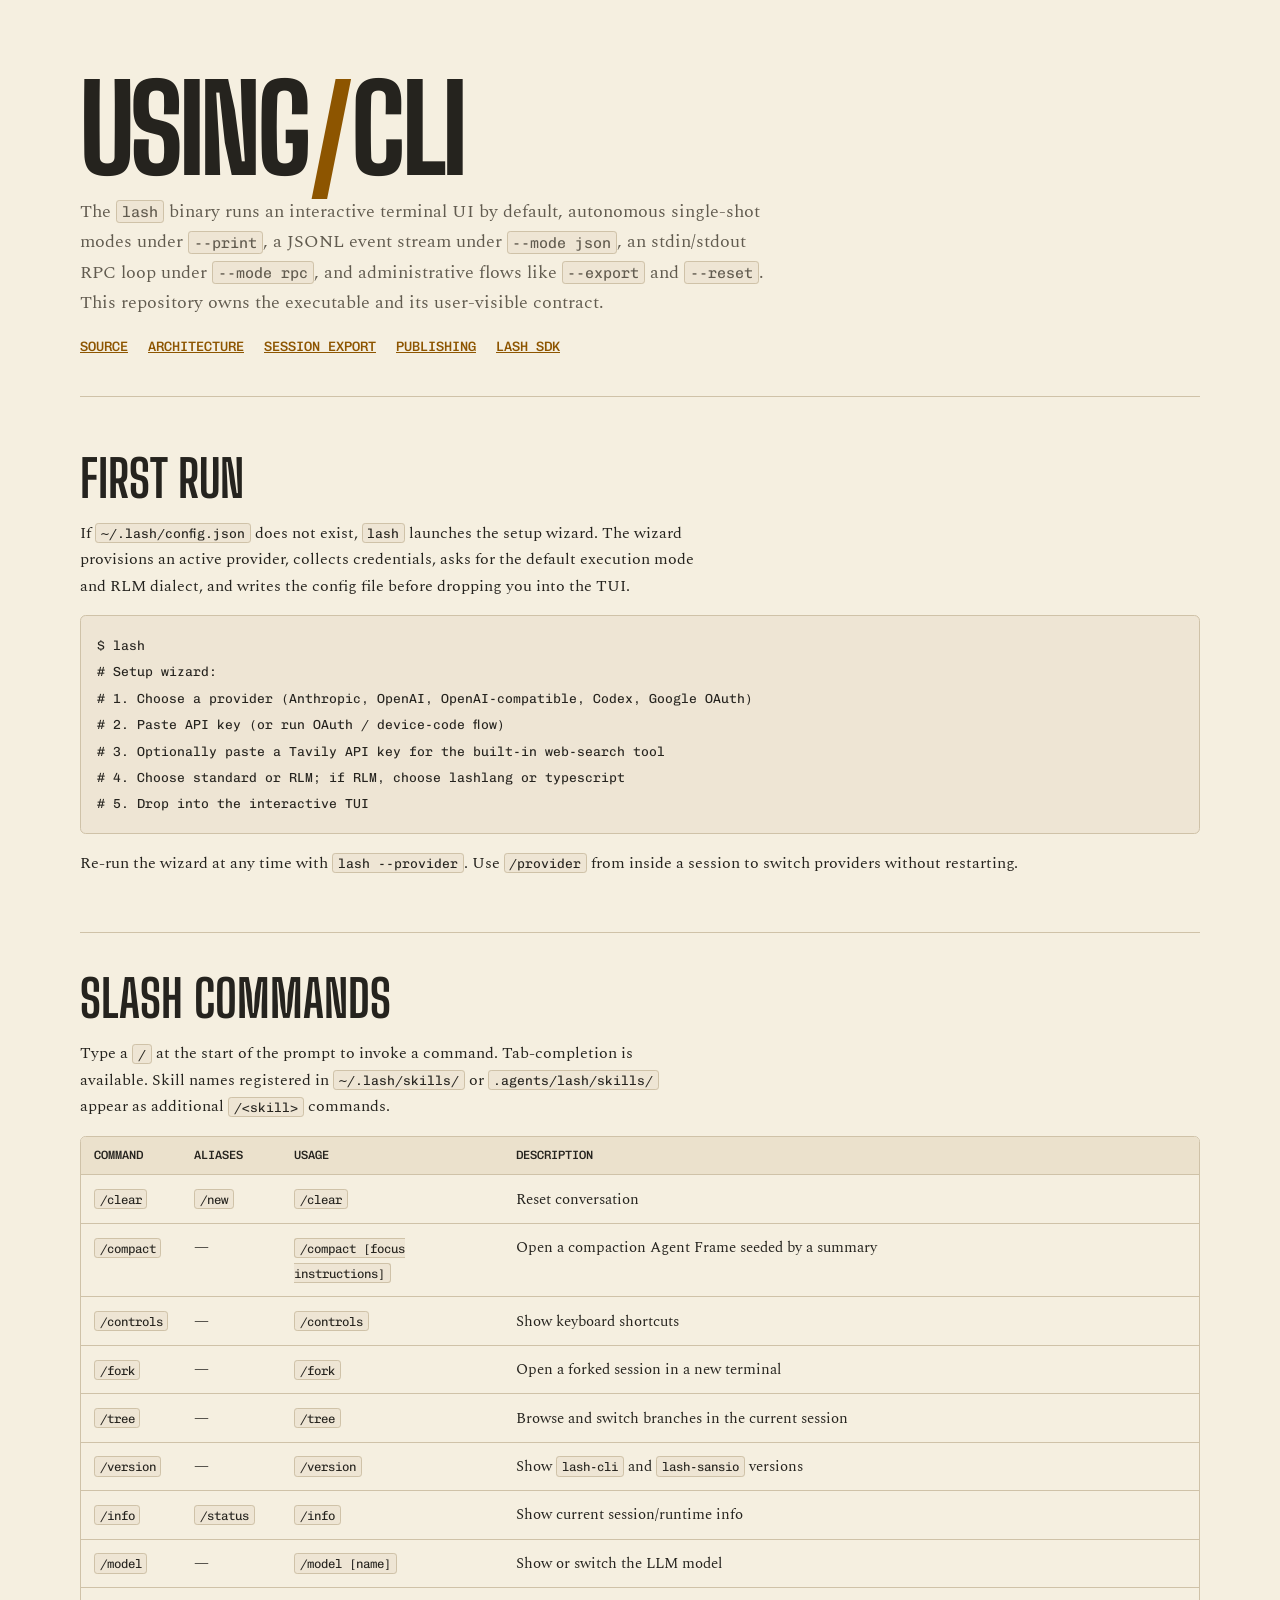
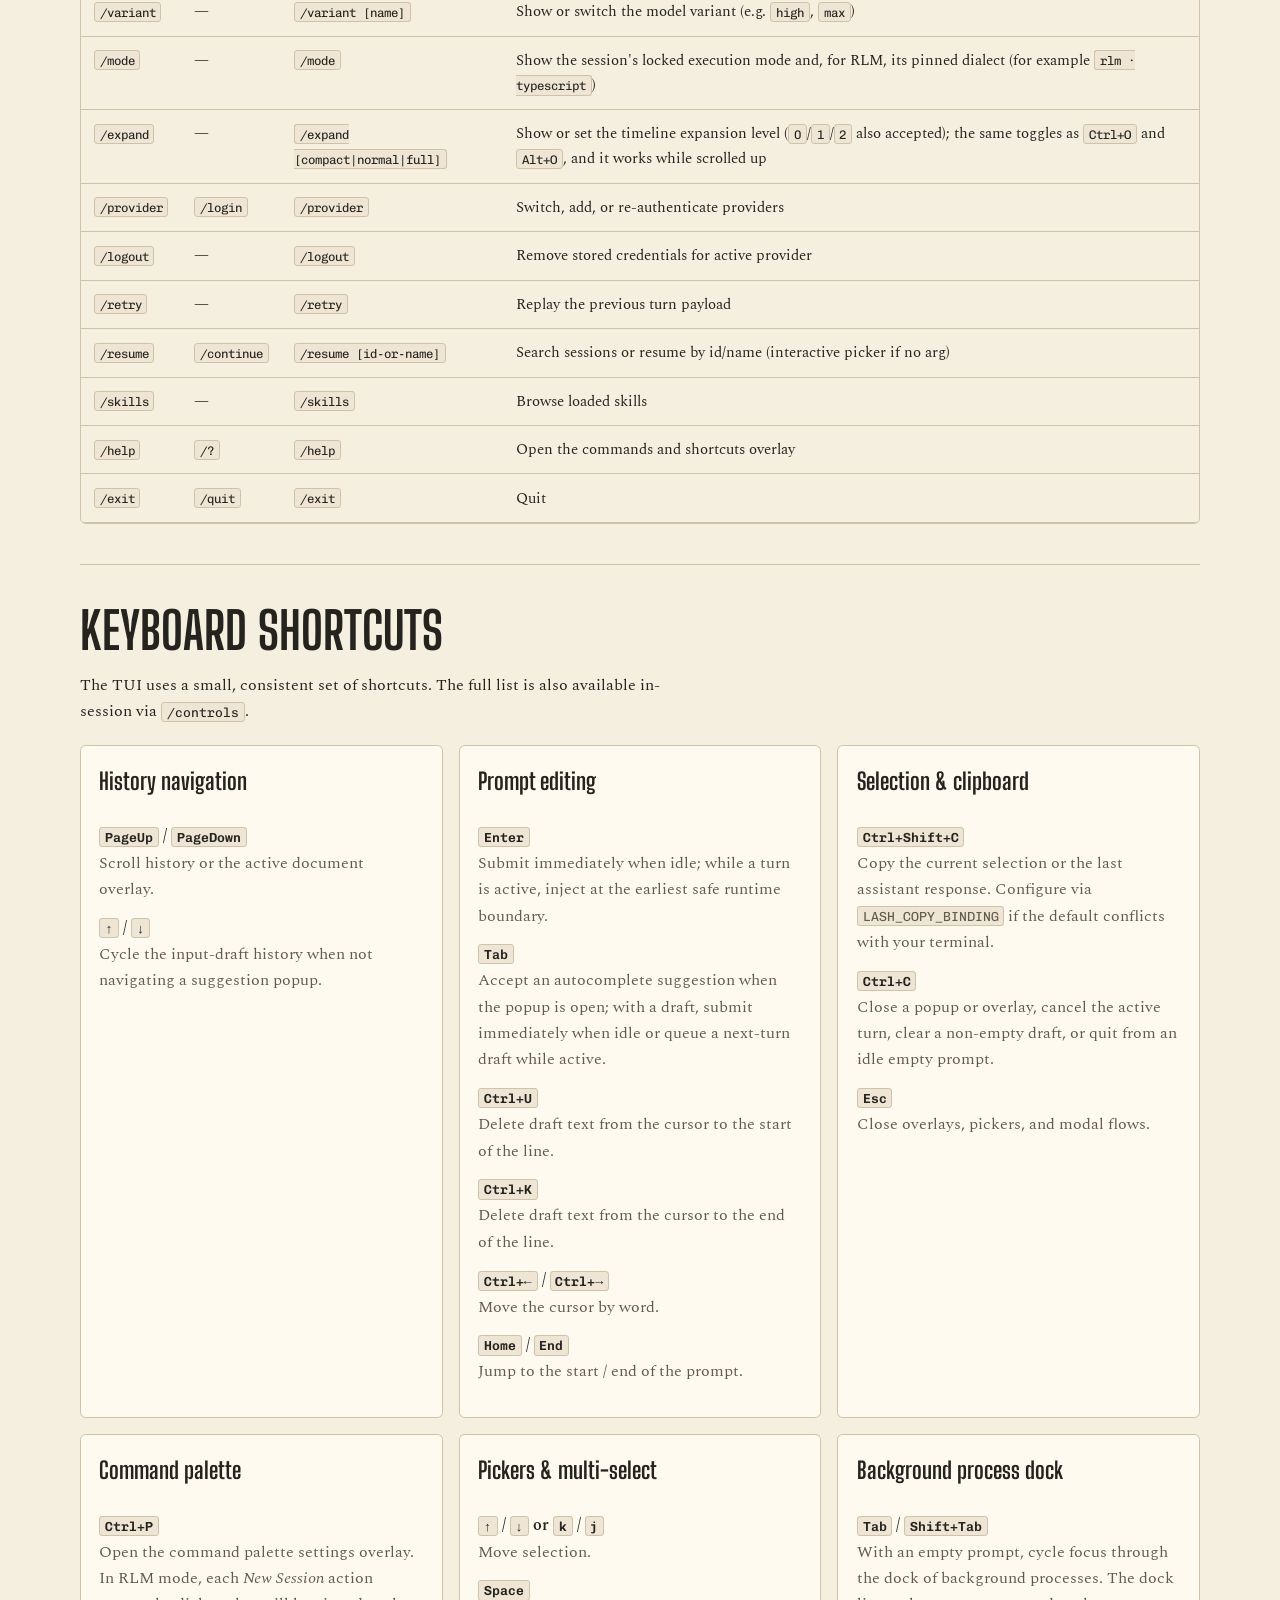
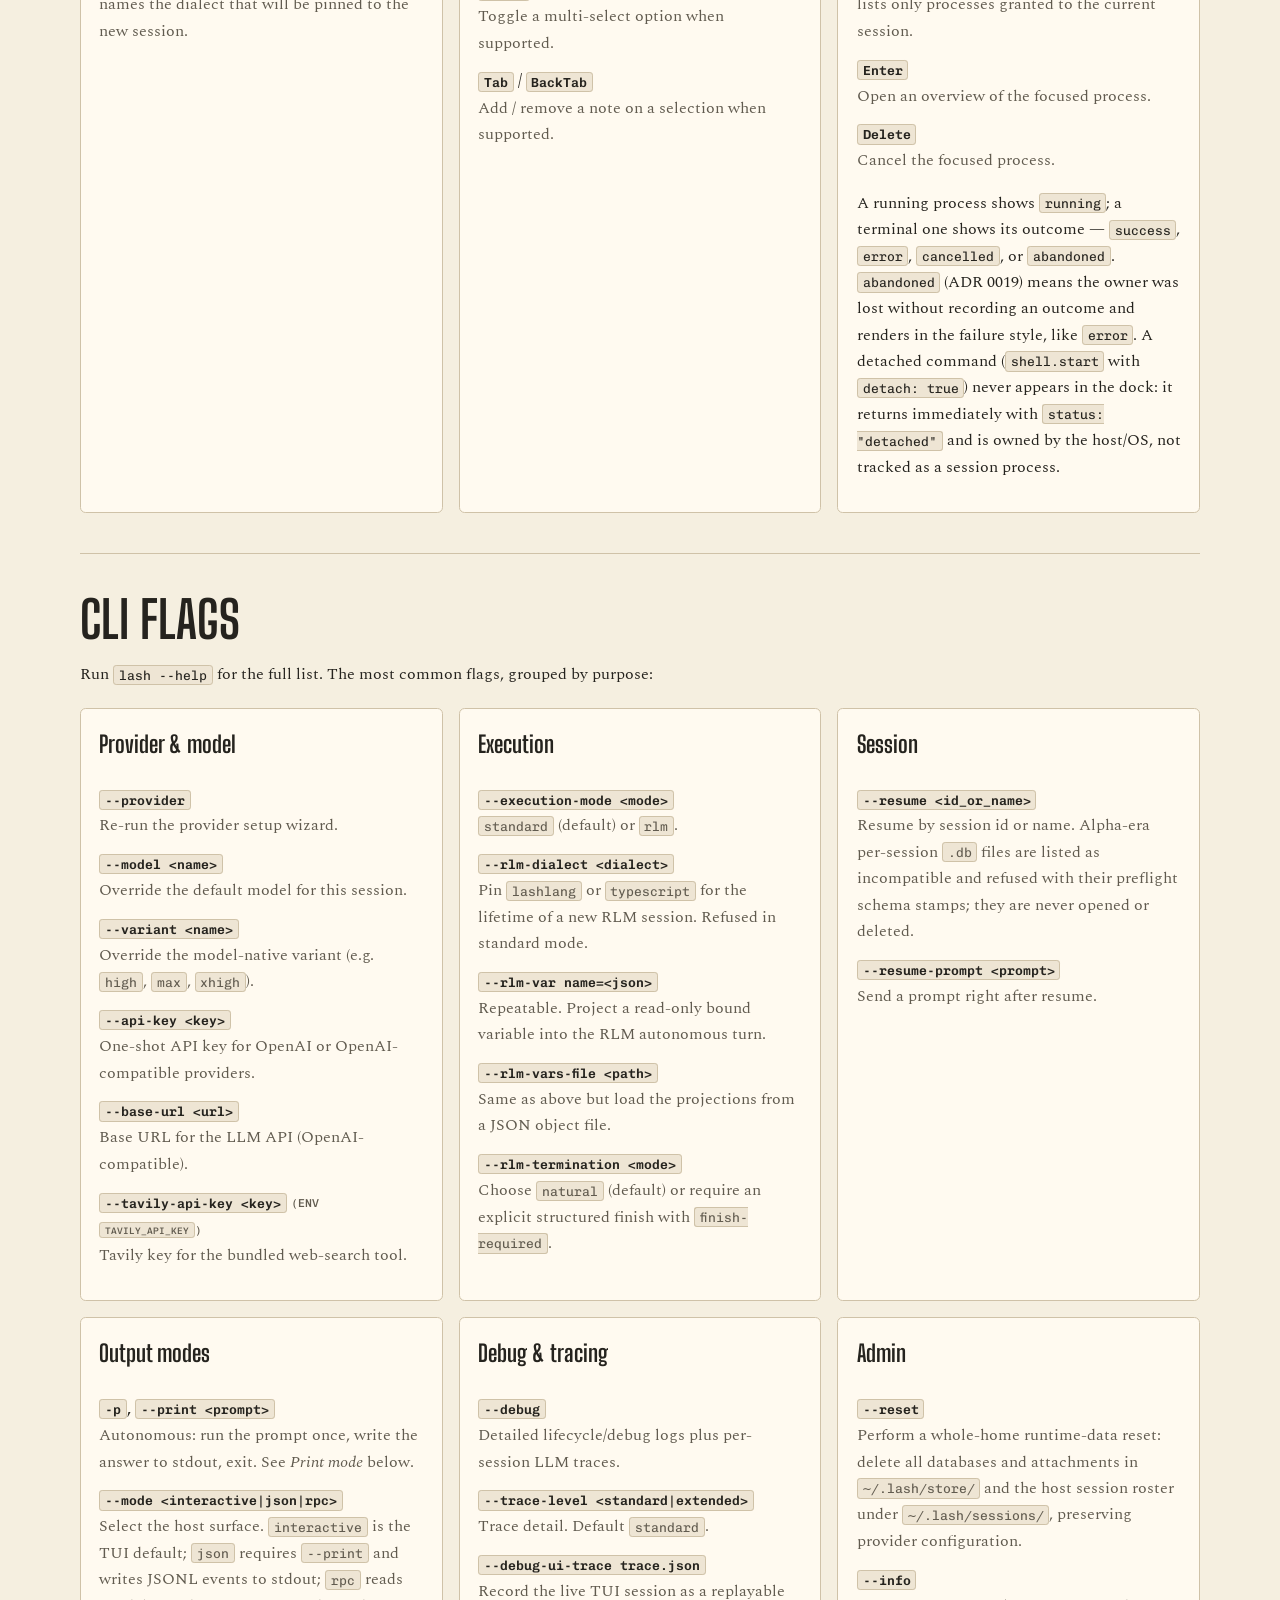
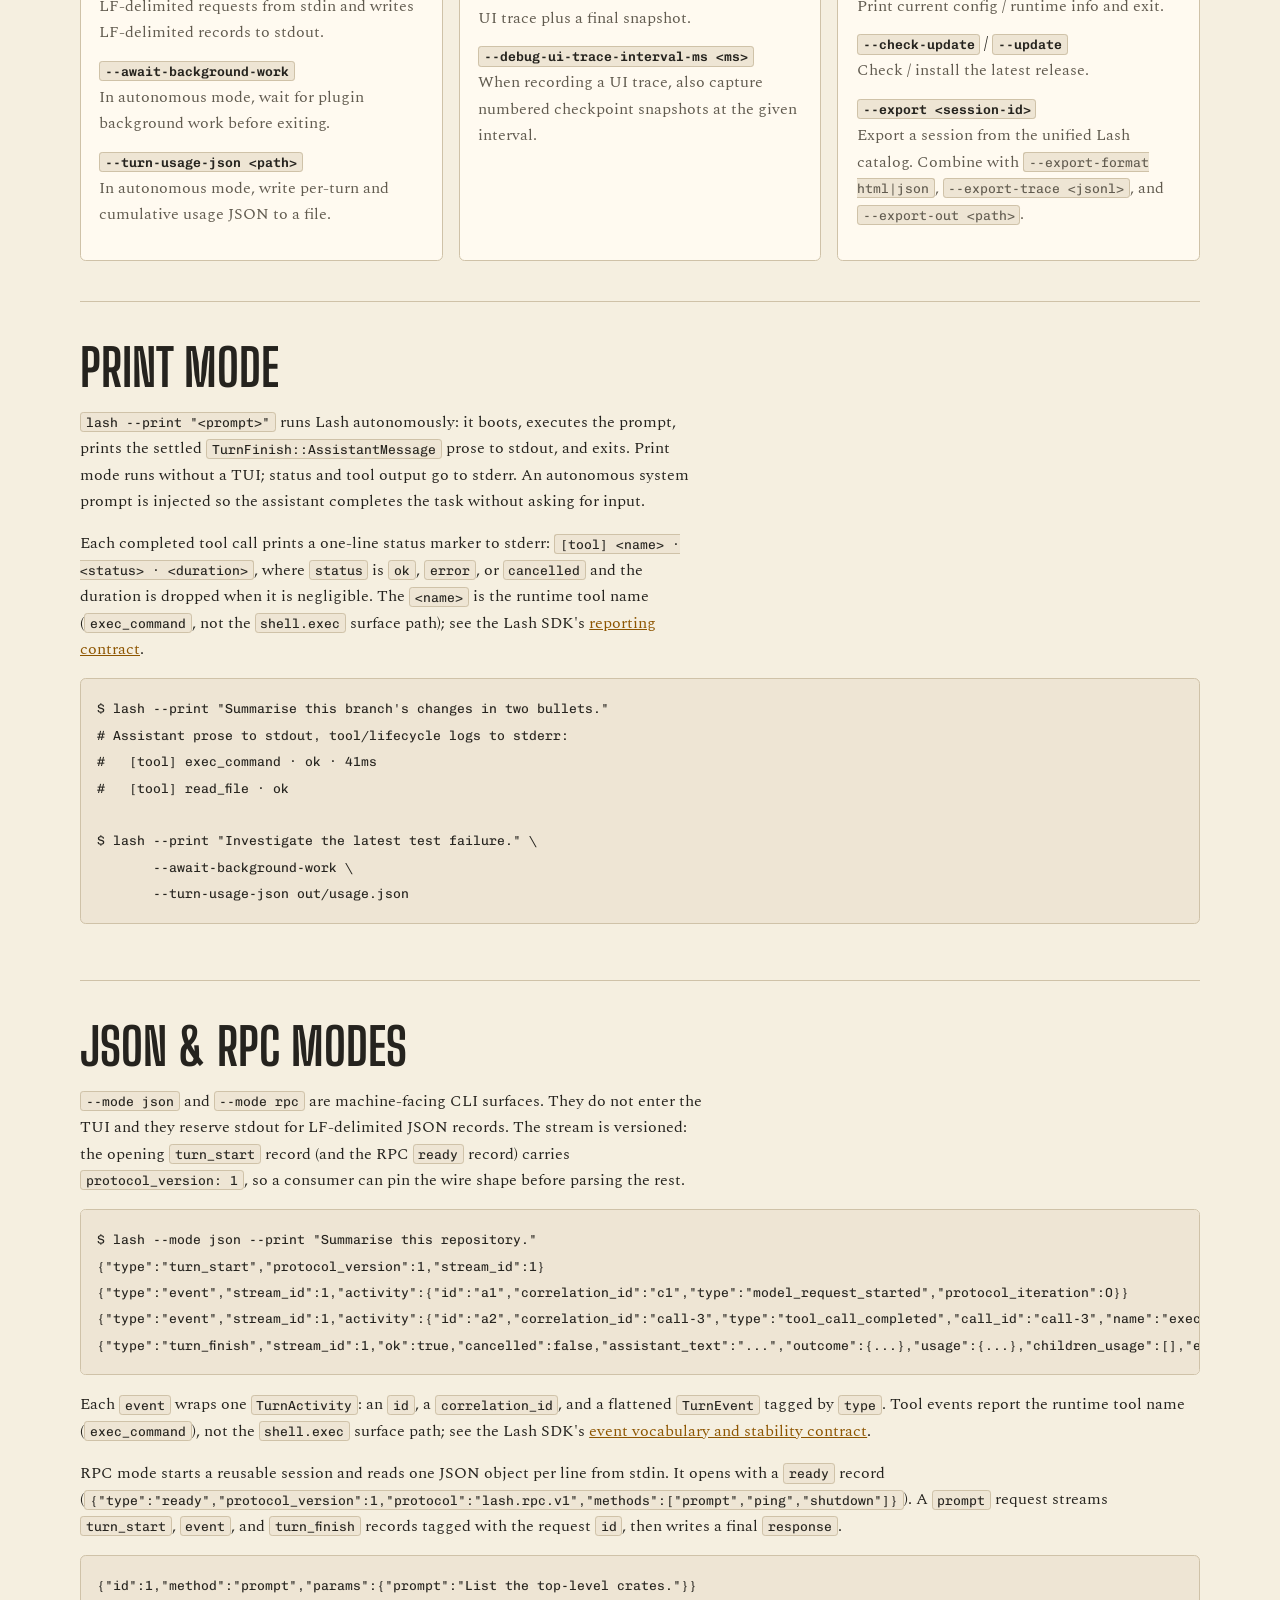
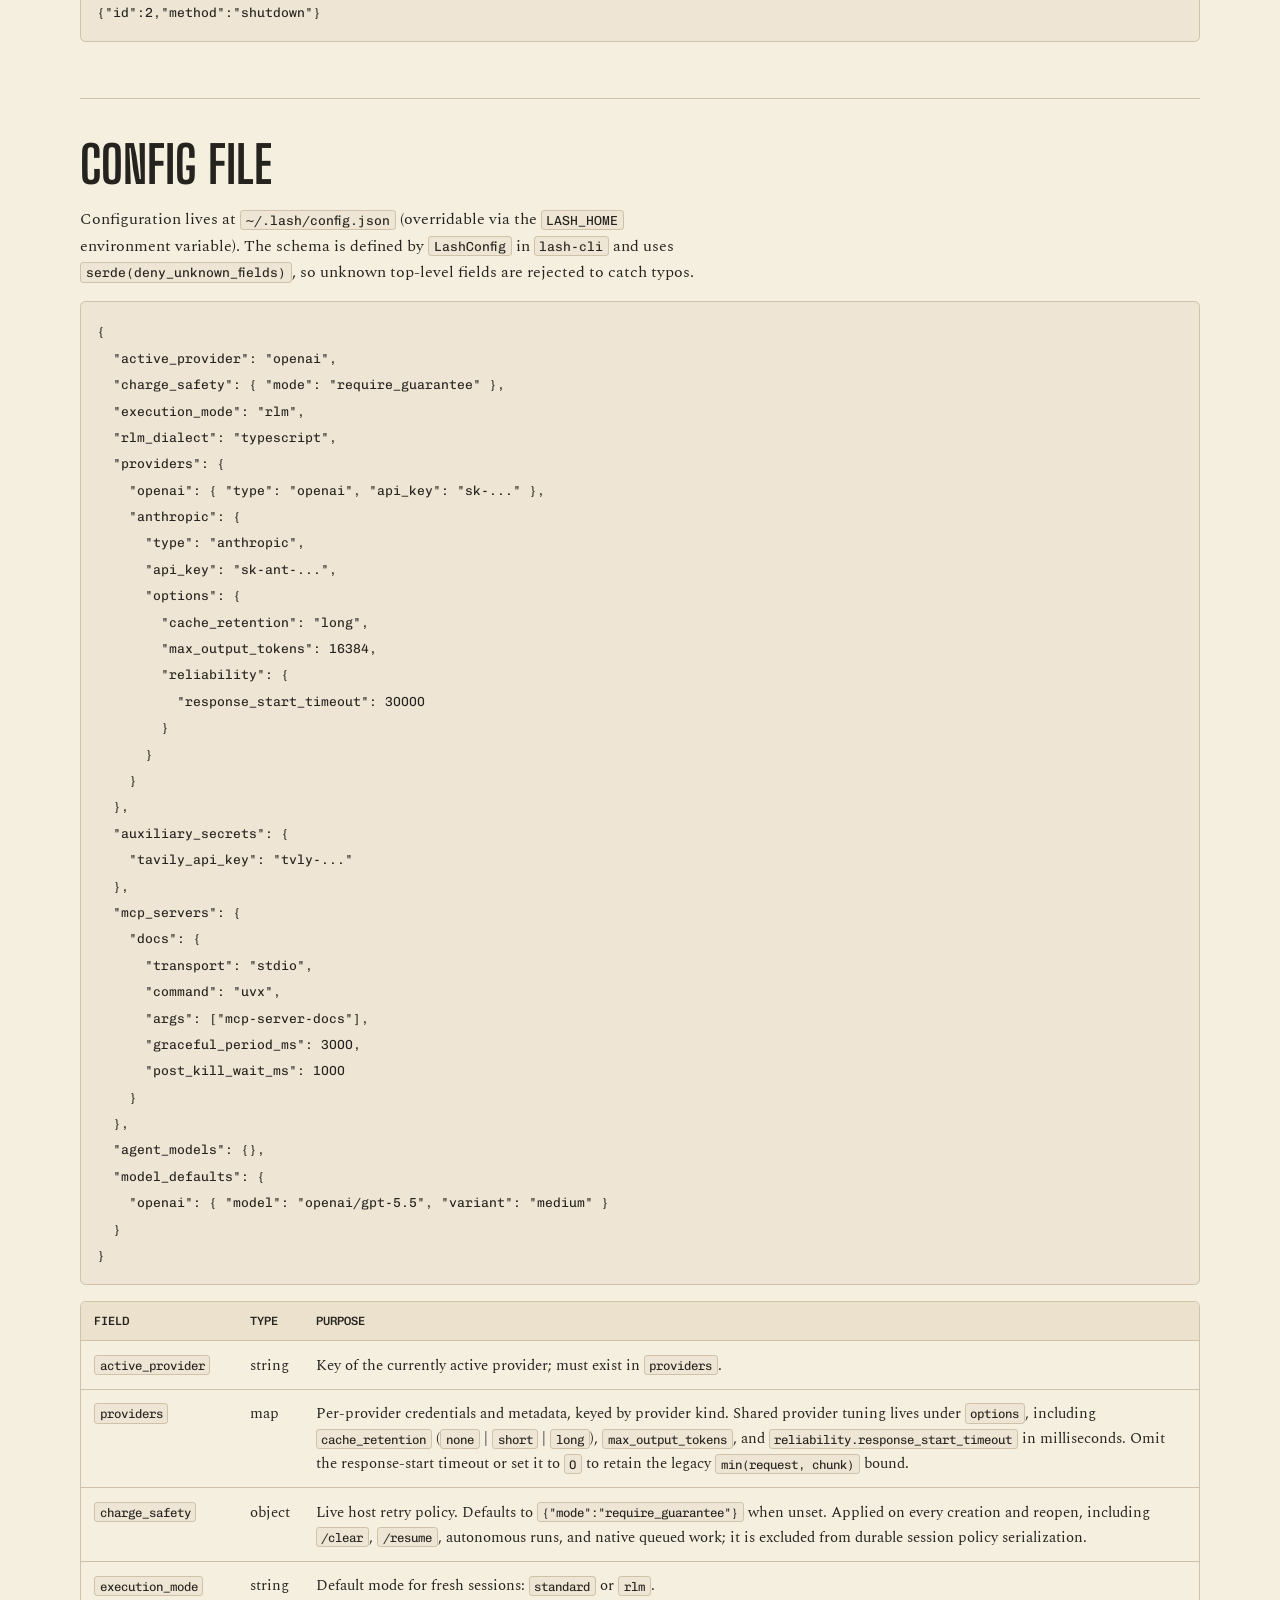
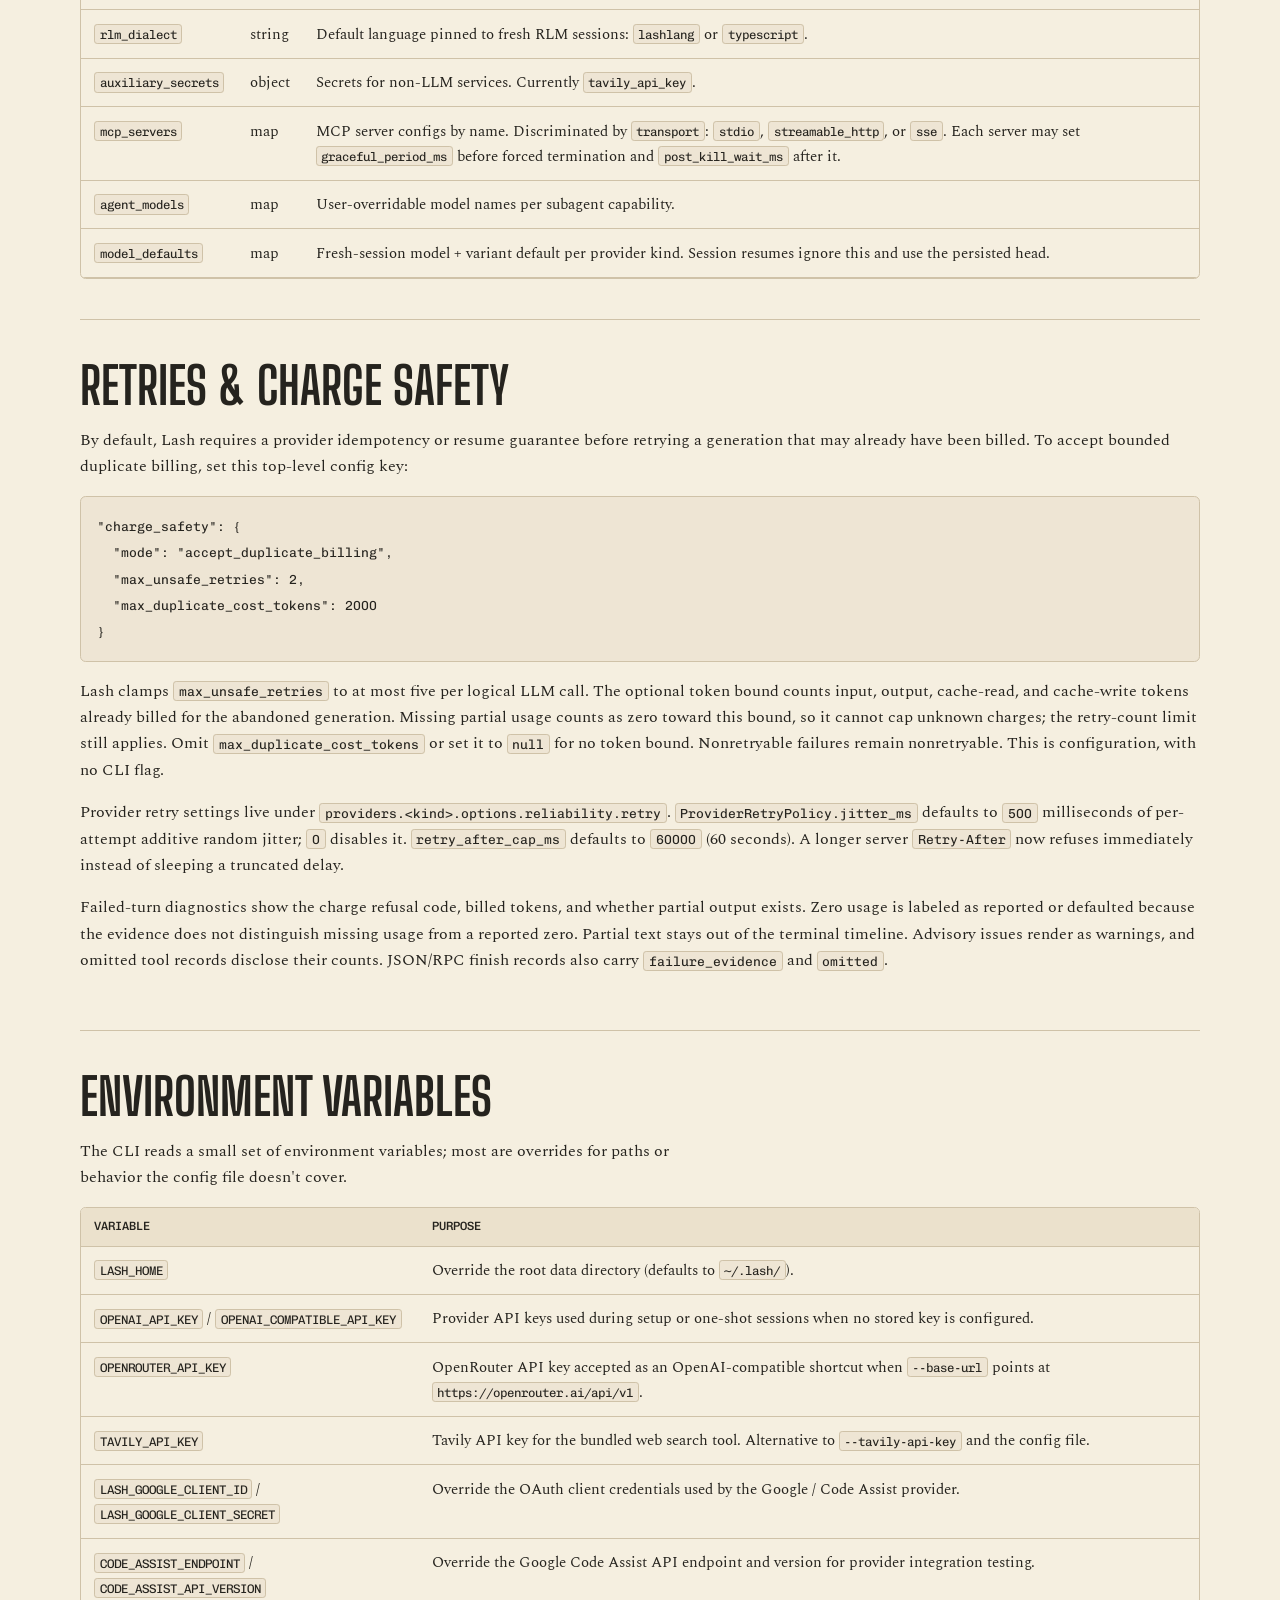
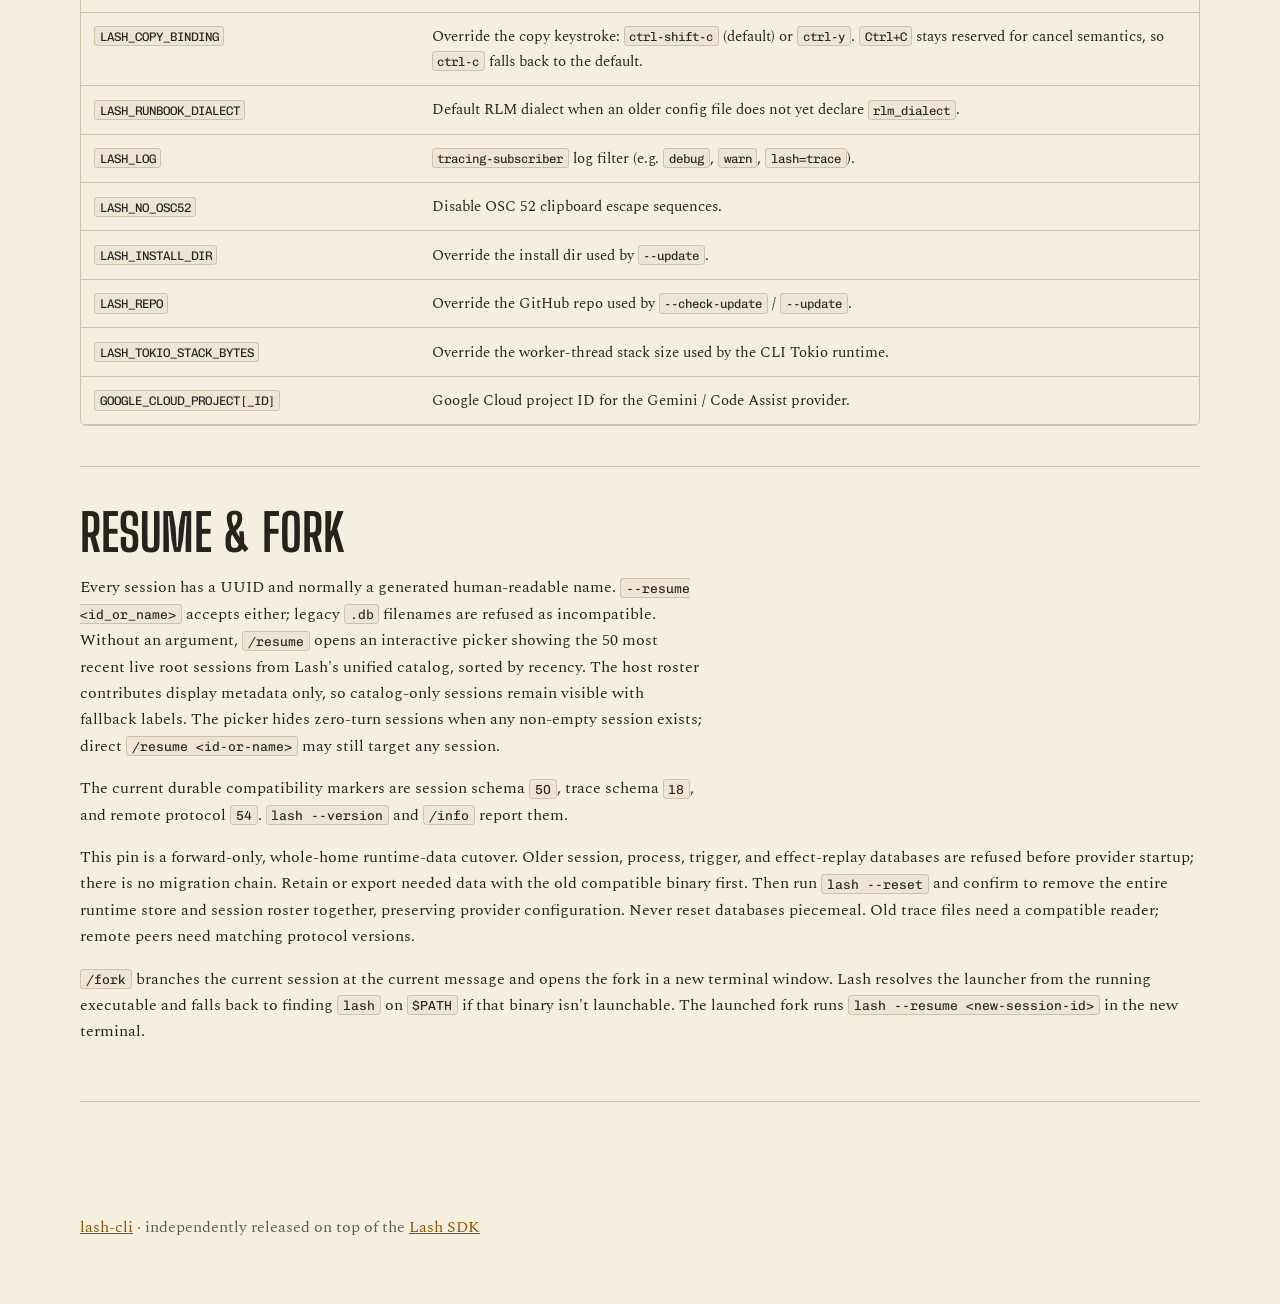
<file: docs/index.html>
<!DOCTYPE html>
<html lang="en">
<head>
<meta charset="UTF-8">
<meta name="viewport" content="width=device-width, initial-scale=1.0">
<meta name="color-scheme" content="dark light">
<style>html,body{background:#141412}@media(prefers-color-scheme:light){html,body{background:#f5efe0}}</style>
<title>lash CLI reference</title>
<link rel="preconnect" href="https://fonts.googleapis.com">
<link rel="preconnect" href="https://fonts.gstatic.com" crossorigin>
<link rel="stylesheet" href="https://fonts.googleapis.com/css2?family=Big+Shoulders+Display:wght@500;600;700;800&family=Chivo+Mono:wght@400;500&family=Spectral:wght@400;500;600;ital,400&display=swap">
<link rel="stylesheet" href="./styles.css">
</head>
<body class="docs-page" data-cover-source="<code>crates/lash-cli/src/main.rs</code>.">
  <a class="skip-link" href="#content">skip to content</a>
<section class="opener">
    <h1 class="opener__title">using<span class="slash">/</span>cli</h1>
    <p class="opener__lede">The <code>lash</code> binary runs an interactive terminal UI by default, autonomous single-shot modes under <code>--print</code>, a JSONL event stream under <code>--mode json</code>, an stdin/stdout RPC loop under <code>--mode rpc</code>, and administrative flows like <code>--export</code> and <code>--reset</code>. This repository owns the executable and its user-visible contract.</p>
    <nav class="doc-links" aria-label="CLI documentation">
      <a href="https://github.com/SamGalanakis/lash-cli">Source</a>
      <a href="./architecture.html">Architecture</a>
      <a href="./export.html">Session export</a>
      <a href="./publishing.html">Publishing</a>
      <a href="https://lash.run/">Lash SDK</a>
    </nav>
  </section>

  <main class="body" id="content">
<div class="section" id="first-run">
          <div class="section-header">
            <h2>First Run</h2>
            <p>If <code>~/.lash/config.json</code> does not exist, <code>lash</code> launches the setup wizard. The wizard provisions an active provider, collects credentials, asks for the default execution mode and RLM dialect, and writes the config file before dropping you into the TUI.</p>
          </div>
          <pre data-lang="console"><code>$ lash
# Setup wizard:
# 1. Choose a provider (Anthropic, OpenAI, OpenAI-compatible, Codex, Google OAuth)
# 2. Paste API key (or run OAuth / device-code flow)
# 3. Optionally paste a Tavily API key for the built-in web-search tool
# 4. Choose standard or RLM; if RLM, choose lashlang or typescript
# 5. Drop into the interactive TUI</code></pre>
          <p>Re-run the wizard at any time with <code>lash --provider</code>. Use <code>/provider</code> from inside a session to switch providers without restarting.</p>
        </div>

        <div class="section" id="slash-commands">
          <div class="section-header">
            <h2>Slash Commands</h2>
            <p>Type a <code>/</code> at the start of the prompt to invoke a command. Tab-completion is available. Skill names registered in <code>~/.lash/skills/</code> or <code>.agents/lash/skills/</code> appear as additional <code>/&lt;skill&gt;</code> commands.</p>
          </div>
          <div class="table">
            <table>
              <thead><tr><th>Command</th><th>Aliases</th><th>Usage</th><th>Description</th></tr></thead>
              <tbody>
                <tr><td><code>/clear</code></td><td><code>/new</code></td><td><code>/clear</code></td><td>Reset conversation</td></tr>
                <tr><td><code>/compact</code></td><td>—</td><td><code>/compact [focus instructions]</code></td><td>Open a compaction Agent Frame seeded by a summary</td></tr>
                <tr><td><code>/controls</code></td><td>—</td><td><code>/controls</code></td><td>Show keyboard shortcuts</td></tr>
                <tr><td><code>/fork</code></td><td>—</td><td><code>/fork</code></td><td>Open a forked session in a new terminal</td></tr>
                <tr><td><code>/tree</code></td><td>—</td><td><code>/tree</code></td><td>Browse and switch branches in the current session</td></tr>
                <tr><td><code>/version</code></td><td>—</td><td><code>/version</code></td><td>Show <code>lash-cli</code> and <code>lash-sansio</code> versions</td></tr>
                <tr><td><code>/info</code></td><td><code>/status</code></td><td><code>/info</code></td><td>Show current session/runtime info</td></tr>
                <tr><td><code>/model</code></td><td>—</td><td><code>/model [name]</code></td><td>Show or switch the LLM model</td></tr>
                <tr><td><code>/variant</code></td><td>—</td><td><code>/variant [name]</code></td><td>Show or switch the model variant (e.g. <code>high</code>, <code>max</code>)</td></tr>
                <tr><td><code>/mode</code></td><td>—</td><td><code>/mode</code></td><td>Show the session's locked execution mode and, for RLM, its pinned dialect (for example <code>rlm · typescript</code>)</td></tr>
                <tr><td><code>/expand</code></td><td>—</td><td><code>/expand [compact|normal|full]</code></td><td>Show or set the timeline expansion level (<code>0</code>/<code>1</code>/<code>2</code> also accepted); the same toggles as <kbd>Ctrl+O</kbd> and <kbd>Alt+O</kbd>, and it works while scrolled up</td></tr>
                <tr><td><code>/provider</code></td><td><code>/login</code></td><td><code>/provider</code></td><td>Switch, add, or re-authenticate providers</td></tr>
                <tr><td><code>/logout</code></td><td>—</td><td><code>/logout</code></td><td>Remove stored credentials for active provider</td></tr>
                <tr><td><code>/retry</code></td><td>—</td><td><code>/retry</code></td><td>Replay the previous turn payload</td></tr>
                <tr><td><code>/resume</code></td><td><code>/continue</code></td><td><code>/resume [id-or-name]</code></td><td>Search sessions or resume by id/name (interactive picker if no arg)</td></tr>
                <tr><td><code>/skills</code></td><td>—</td><td><code>/skills</code></td><td>Browse loaded skills</td></tr>
                <tr><td><code>/help</code></td><td><code>/?</code></td><td><code>/help</code></td><td>Open the commands and shortcuts overlay</td></tr>
                <tr><td><code>/exit</code></td><td><code>/quit</code></td><td><code>/exit</code></td><td>Quit</td></tr>
              </tbody>
            </table>
          </div>
        </div>

        <div class="section" id="keyboard-shortcuts">
          <div class="section-header">
            <h2>Keyboard Shortcuts</h2>
            <p>The TUI uses a small, consistent set of shortcuts. The full list is also available in-session via <code>/controls</code>.</p>
          </div>
          <div class="two-col">
            <article class="panel">
              <h3>History navigation</h3>
              <dl class="def-list">
                <dt><kbd>PageUp</kbd> / <kbd>PageDown</kbd></dt><dd>Scroll history or the active document overlay.</dd>
                <dt><kbd>↑</kbd> / <kbd>↓</kbd></dt><dd>Cycle the input-draft history when not navigating a suggestion popup.</dd>
              </dl>
            </article>
            <article class="panel">
              <h3>Prompt editing</h3>
              <dl class="def-list">
                <dt><kbd>Enter</kbd></dt><dd>Submit immediately when idle; while a turn is active, inject at the earliest safe runtime boundary.</dd>
                <dt><kbd>Tab</kbd></dt><dd>Accept an autocomplete suggestion when the popup is open; with a draft, submit immediately when idle or queue a next-turn draft while active.</dd>
                <dt><kbd>Ctrl+U</kbd></dt><dd>Delete draft text from the cursor to the start of the line.</dd>
                <dt><kbd>Ctrl+K</kbd></dt><dd>Delete draft text from the cursor to the end of the line.</dd>
                <dt><kbd>Ctrl+←</kbd> / <kbd>Ctrl+→</kbd></dt><dd>Move the cursor by word.</dd>
                <dt><kbd>Home</kbd> / <kbd>End</kbd></dt><dd>Jump to the start / end of the prompt.</dd>
              </dl>
            </article>
            <article class="panel">
              <h3>Selection &amp; clipboard</h3>
              <dl class="def-list">
                <dt><kbd>Ctrl+Shift+C</kbd></dt><dd>Copy the current selection or the last assistant response. Configure via <code>LASH_COPY_BINDING</code> if the default conflicts with your terminal.</dd>
                <dt><kbd>Ctrl+C</kbd></dt><dd>Close a popup or overlay, cancel the active turn, clear a non-empty draft, or quit from an idle empty prompt.</dd>
                <dt><kbd>Esc</kbd></dt><dd>Close overlays, pickers, and modal flows.</dd>
              </dl>
            </article>
            <article class="panel">
              <h3>Command palette</h3>
              <dl class="def-list">
                <dt><kbd>Ctrl+P</kbd></dt><dd>Open the command palette settings overlay. In RLM mode, each <em>New Session</em> action names the dialect that will be pinned to the new session.</dd>
              </dl>
            </article>
            <article class="panel">
              <h3>Pickers &amp; multi-select</h3>
              <dl class="def-list">
                <dt><kbd>↑</kbd> / <kbd>↓</kbd> or <kbd>k</kbd> / <kbd>j</kbd></dt><dd>Move selection.</dd>
                <dt><kbd>Space</kbd></dt><dd>Toggle a multi-select option when supported.</dd>
                <dt><kbd>Tab</kbd> / <kbd>BackTab</kbd></dt><dd>Add / remove a note on a selection when supported.</dd>
              </dl>
            </article>
            <article class="panel">
              <h3>Background process dock</h3>
              <dl class="def-list">
                <dt><kbd>Tab</kbd> / <kbd>Shift+Tab</kbd></dt><dd>With an empty prompt, cycle focus through the dock of background processes. The dock lists only processes granted to the current session.</dd>
                <dt><kbd>Enter</kbd></dt><dd>Open an overview of the focused process.</dd>
                <dt><kbd>Delete</kbd></dt><dd>Cancel the focused process.</dd>
              </dl>
              <p>A running process shows <code>running</code>; a terminal one shows its outcome — <code>success</code>, <code>error</code>, <code>cancelled</code>, or <code>abandoned</code>. <code>abandoned</code> (ADR 0019) means the owner was lost without recording an outcome and renders in the failure style, like <code>error</code>. A detached command (<code>shell.start</code> with <code>detach: true</code>) never appears in the dock: it returns immediately with <code>status: "detached"</code> and is owned by the host/OS, not tracked as a session process.</p>
            </article>
          </div>
        </div>

        <div class="section" id="cli-flags">
          <div class="section-header">
            <h2>CLI Flags</h2>
            <p>Run <code>lash --help</code> for the full list. The most common flags, grouped by purpose:</p>
          </div>
          <div class="def-list-grid">
            <article class="panel">
              <h3>Provider &amp; model</h3>
              <dl class="def-list">
                <dt><code>--provider</code></dt><dd>Re-run the provider setup wizard.</dd>
                <dt><code>--model &lt;name&gt;</code></dt><dd>Override the default model for this session.</dd>
                <dt><code>--variant &lt;name&gt;</code></dt><dd>Override the model-native variant (e.g. <code>high</code>, <code>max</code>, <code>xhigh</code>).</dd>
                <dt><code>--api-key &lt;key&gt;</code></dt><dd>One-shot API key for OpenAI or OpenAI-compatible providers.</dd>
                <dt><code>--base-url &lt;url&gt;</code></dt><dd>Base URL for the LLM API (OpenAI-compatible).</dd>
                <dt><code>--tavily-api-key &lt;key&gt;</code> <span class="micro-label">(env <code>TAVILY_API_KEY</code>)</span></dt><dd>Tavily key for the bundled web-search tool.</dd>
              </dl>
            </article>
            <article class="panel">
              <h3>Execution</h3>
              <dl class="def-list">
                <dt><code>--execution-mode &lt;mode&gt;</code></dt><dd><code>standard</code> (default) or <code>rlm</code>.</dd>
                <dt><code>--rlm-dialect &lt;dialect&gt;</code></dt><dd>Pin <code>lashlang</code> or <code>typescript</code> for the lifetime of a new RLM session. Refused in standard mode.</dd>
                <dt><code>--rlm-var name=&lt;json&gt;</code></dt><dd>Repeatable. Project a read-only bound variable into the RLM autonomous turn.</dd>
                <dt><code>--rlm-vars-file &lt;path&gt;</code></dt><dd>Same as above but load the projections from a JSON object file.</dd>
                <dt><code>--rlm-termination &lt;mode&gt;</code></dt><dd>Choose <code>natural</code> (default) or require an explicit structured finish with <code>finish-required</code>.</dd>
              </dl>
            </article>
            <article class="panel">
              <h3>Session</h3>
              <dl class="def-list">
                <dt><code>--resume &lt;id_or_name&gt;</code></dt><dd>Resume by session id or name. Alpha-era per-session <code>.db</code> files are listed as incompatible and refused with their preflight schema stamps; they are never opened or deleted.</dd>
                <dt><code>--resume-prompt &lt;prompt&gt;</code></dt><dd>Send a prompt right after resume.</dd>
              </dl>
            </article>
            <article class="panel">
              <h3>Output modes</h3>
              <dl class="def-list">
                <dt><code>-p</code>, <code>--print &lt;prompt&gt;</code></dt><dd>Autonomous: run the prompt once, write the answer to stdout, exit. See <em>Print mode</em> below.</dd>
                <dt><code>--mode &lt;interactive|json|rpc&gt;</code></dt><dd>Select the host surface. <code>interactive</code> is the TUI default; <code>json</code> requires <code>--print</code> and writes JSONL events to stdout; <code>rpc</code> reads LF-delimited requests from stdin and writes LF-delimited records to stdout.</dd>
                <dt><code>--await-background-work</code></dt><dd>In autonomous mode, wait for plugin background work before exiting.</dd>
                <dt><code>--turn-usage-json &lt;path&gt;</code></dt><dd>In autonomous mode, write per-turn and cumulative usage JSON to a file.</dd>
              </dl>
            </article>
            <article class="panel">
              <h3>Debug &amp; tracing</h3>
              <dl class="def-list">
                <dt><code>--debug</code></dt><dd>Detailed lifecycle/debug logs plus per-session LLM traces.</dd>
                <dt><code>--trace-level &lt;standard|extended&gt;</code></dt><dd>Trace detail. Default <code>standard</code>.</dd>
                <dt><code>--debug-ui-trace trace.json</code></dt><dd>Record the live TUI session as a replayable UI trace plus a final snapshot.</dd>
                <dt><code>--debug-ui-trace-interval-ms &lt;ms&gt;</code></dt><dd>When recording a UI trace, also capture numbered checkpoint snapshots at the given interval.</dd>
              </dl>
            </article>
            <article class="panel">
              <h3>Admin</h3>
              <dl class="def-list">
                <dt><code>--reset</code></dt><dd>Perform a whole-home runtime-data reset: delete all databases and attachments in <code>~/.lash/store/</code> and the host session roster under <code>~/.lash/sessions/</code>, preserving provider configuration.</dd>
                <dt><code>--info</code></dt><dd>Print current config / runtime info and exit.</dd>
                <dt><code>--check-update</code> / <code>--update</code></dt><dd>Check / install the latest release.</dd>
                <dt><code>--export &lt;session-id&gt;</code></dt><dd>Export a session from the unified Lash catalog. Combine with <code>--export-format html|json</code>, <code>--export-trace &lt;jsonl&gt;</code>, and <code>--export-out &lt;path&gt;</code>.</dd>
              </dl>
            </article>
          </div>
        </div>

        <div class="section" id="print-mode">
          <div class="section-header">
            <h2>Print Mode</h2>
            <p><code>lash --print "&lt;prompt&gt;"</code> runs Lash autonomously: it boots, executes the prompt, prints the settled <code>TurnFinish::AssistantMessage</code> prose to stdout, and exits. Print mode runs without a TUI; status and tool output go to stderr. An autonomous system prompt is injected so the assistant completes the task without asking for input.</p>
            <p>Each completed tool call prints a one-line status marker to stderr: <code>[tool] &lt;name&gt; · &lt;status&gt; · &lt;duration&gt;</code>, where <code>status</code> is <code>ok</code>, <code>error</code>, or <code>cancelled</code> and the duration is dropped when it is negligible. The <code>&lt;name&gt;</code> is the runtime tool name (<code>exec_command</code>, not the <code>shell.exec</code> surface path); see the Lash SDK's <a href="https://lash.run/reporting.html#tool-names">reporting contract</a>.</p>
          </div>
          <pre data-lang="console"><code>$ lash --print "Summarise this branch's changes in two bullets."
# Assistant prose to stdout, tool/lifecycle logs to stderr:
#   [tool] exec_command · ok · 41ms
#   [tool] read_file · ok

$ lash --print "Investigate the latest test failure." \
       --await-background-work \
       --turn-usage-json out/usage.json</code></pre>
        </div>

        <div class="section" id="json-and-rpc-modes">
          <div class="section-header">
            <h2>JSON &amp; RPC Modes</h2>
            <p><code>--mode json</code> and <code>--mode rpc</code> are machine-facing CLI surfaces. They do not enter the TUI and they reserve stdout for LF-delimited JSON records. The stream is versioned: the opening <code>turn_start</code> record (and the RPC <code>ready</code> record) carries <code>protocol_version: 1</code>, so a consumer can pin the wire shape before parsing the rest.</p>
          </div>
          <pre data-lang="console"><code>$ lash --mode json --print "Summarise this repository."
{"type":"turn_start","protocol_version":1,"stream_id":1}
{"type":"event","stream_id":1,"activity":{"id":"a1","correlation_id":"c1","type":"model_request_started","protocol_iteration":0}}
{"type":"event","stream_id":1,"activity":{"id":"a2","correlation_id":"call-3","type":"tool_call_completed","call_id":"call-3","name":"exec_command","args":{"...":"..."},"output":{"...":"..."},"duration_ms":41}}
{"type":"turn_finish","stream_id":1,"ok":true,"cancelled":false,"assistant_text":"...","outcome":{...},"usage":{...},"children_usage":[],"errors":[],"execution":{...},"tool_calls":[...]}</code></pre>
          <p>Each <code>event</code> wraps one <code>TurnActivity</code>: an <code>id</code>, a <code>correlation_id</code>, and a flattened <code>TurnEvent</code> tagged by <code>type</code>. Tool events report the runtime tool name (<code>exec_command</code>), not the <code>shell.exec</code> surface path; see the Lash SDK's <a href="https://lash.run/reporting.html">event vocabulary and stability contract</a>.</p>
          <p>RPC mode starts a reusable session and reads one JSON object per line from stdin. It opens with a <code>ready</code> record (<code>{"type":"ready","protocol_version":1,"protocol":"lash.rpc.v1","methods":["prompt","ping","shutdown"]}</code>). A <code>prompt</code> request streams <code>turn_start</code>, <code>event</code>, and <code>turn_finish</code> records tagged with the request <code>id</code>, then writes a final <code>response</code>.</p>
          <pre data-lang="json"><code>{"id":1,"method":"prompt","params":{"prompt":"List the top-level crates."}}
{"id":2,"method":"shutdown"}</code></pre>
        </div>

        <div class="section" id="config-file">
          <div class="section-header">
            <h2>Config File</h2>
            <p>Configuration lives at <code>~/.lash/config.json</code> (overridable via the <code>LASH_HOME</code> environment variable). The schema is defined by <code>LashConfig</code> in <code>lash-cli</code> and uses <code>serde(deny_unknown_fields)</code>, so unknown top-level fields are rejected to catch typos.</p>
          </div>
          <pre data-lang="json"><code>{
  "active_provider": "openai",
  "charge_safety": { "mode": "require_guarantee" },
  "execution_mode": "rlm",
  "rlm_dialect": "typescript",
  "providers": {
    "openai": { "type": "openai", "api_key": "sk-..." },
    "anthropic": {
      "type": "anthropic",
      "api_key": "sk-ant-...",
      "options": {
        "cache_retention": "long",
        "max_output_tokens": 16384,
        "reliability": {
          "response_start_timeout": 30000
        }
      }
    }
  },
  "auxiliary_secrets": {
    "tavily_api_key": "tvly-..."
  },
  "mcp_servers": {
    "docs": {
      "transport": "stdio",
      "command": "uvx",
      "args": ["mcp-server-docs"],
      "graceful_period_ms": 3000,
      "post_kill_wait_ms": 1000
    }
  },
  "agent_models": {},
  "model_defaults": {
    "openai": { "model": "openai/gpt-5.5", "variant": "medium" }
  }
}</code></pre>
          <div class="table">
            <table>
              <thead><tr><th>Field</th><th>Type</th><th>Purpose</th></tr></thead>
              <tbody>
                <tr><td><code>active_provider</code></td><td>string</td><td>Key of the currently active provider; must exist in <code>providers</code>.</td></tr>
                <tr><td><code>providers</code></td><td>map</td><td>Per-provider credentials and metadata, keyed by provider kind. Shared provider tuning lives under <code>options</code>, including <code>cache_retention</code> (<code>none</code> | <code>short</code> | <code>long</code>), <code>max_output_tokens</code>, and <code>reliability.response_start_timeout</code> in milliseconds. Omit the response-start timeout or set it to <code>0</code> to retain the legacy <code>min(request, chunk)</code> bound.</td></tr>
                <tr><td><code>charge_safety</code></td><td>object</td><td>Live host retry policy. Defaults to <code>{"mode":"require_guarantee"}</code> when unset. Applied on every creation and reopen, including <code>/clear</code>, <code>/resume</code>, autonomous runs, and native queued work; it is excluded from durable session policy serialization.</td></tr>
                <tr><td><code>execution_mode</code></td><td>string</td><td>Default mode for fresh sessions: <code>standard</code> or <code>rlm</code>.</td></tr>
                <tr><td><code>rlm_dialect</code></td><td>string</td><td>Default language pinned to fresh RLM sessions: <code>lashlang</code> or <code>typescript</code>.</td></tr>
                <tr><td><code>auxiliary_secrets</code></td><td>object</td><td>Secrets for non-LLM services. Currently <code>tavily_api_key</code>.</td></tr>
                <tr><td><code>mcp_servers</code></td><td>map</td><td>MCP server configs by name. Discriminated by <code>transport</code>: <code>stdio</code>, <code>streamable_http</code>, or <code>sse</code>. Each server may set <code>graceful_period_ms</code> before forced termination and <code>post_kill_wait_ms</code> after it.</td></tr>
                <tr><td><code>agent_models</code></td><td>map</td><td>User-overridable model names per subagent capability.</td></tr>
                <tr><td><code>model_defaults</code></td><td>map</td><td>Fresh-session model + variant default per provider kind. Session resumes ignore this and use the persisted head.</td></tr>
              </tbody>
            </table>
          </div>
        </div>

        <div class="section" id="retry-charge-safety">
          <div class="section-header"><h2>Retries &amp; charge safety</h2></div>
          <p>By default, Lash requires a provider idempotency or resume guarantee before retrying a generation that may already have been billed. To accept bounded duplicate billing, set this top-level config key:</p>
          <pre data-lang="json"><code>"charge_safety": {
  "mode": "accept_duplicate_billing",
  "max_unsafe_retries": 2,
  "max_duplicate_cost_tokens": 2000
}</code></pre>
          <p>Lash clamps <code>max_unsafe_retries</code> to at most five per logical LLM call. The optional token bound counts input, output, cache-read, and cache-write tokens already billed for the abandoned generation. Missing partial usage counts as zero toward this bound, so it cannot cap unknown charges; the retry-count limit still applies. Omit <code>max_duplicate_cost_tokens</code> or set it to <code>null</code> for no token bound. Nonretryable failures remain nonretryable. This is configuration, with no CLI flag.</p>
          <p>Provider retry settings live under <code>providers.&lt;kind&gt;.options.reliability.retry</code>. <code>ProviderRetryPolicy.jitter_ms</code> defaults to <code>500</code> milliseconds of per-attempt additive random jitter; <code>0</code> disables it. <code>retry_after_cap_ms</code> defaults to <code>60000</code> (60 seconds). A longer server <code>Retry-After</code> now refuses immediately instead of sleeping a truncated delay.</p>
          <p>Failed-turn diagnostics show the charge refusal code, billed tokens, and whether partial output exists. Zero usage is labeled as reported or defaulted because the evidence does not distinguish missing usage from a reported zero. Partial text stays out of the terminal timeline. Advisory issues render as warnings, and omitted tool records disclose their counts. JSON/RPC finish records also carry <code>failure_evidence</code> and <code>omitted</code>.</p>
        </div>

        <div class="section" id="environment-variables">
          <div class="section-header">
            <h2>Environment Variables</h2>
            <p>The CLI reads a small set of environment variables; most are overrides for paths or behavior the config file doesn't cover.</p>
          </div>
          <div class="table">
            <table>
              <thead><tr><th>Variable</th><th>Purpose</th></tr></thead>
              <tbody>
                <tr><td><code>LASH_HOME</code></td><td>Override the root data directory (defaults to <code>~/.lash/</code>).</td></tr>
                <tr><td><code>OPENAI_API_KEY</code> / <code>OPENAI_COMPATIBLE_API_KEY</code></td><td>Provider API keys used during setup or one-shot sessions when no stored key is configured.</td></tr>
                <tr><td><code>OPENROUTER_API_KEY</code></td><td>OpenRouter API key accepted as an OpenAI-compatible shortcut when <code>--base-url</code> points at <code>https://openrouter.ai/api/v1</code>.</td></tr>
                <tr><td><code>TAVILY_API_KEY</code></td><td>Tavily API key for the bundled web search tool. Alternative to <code>--tavily-api-key</code> and the config file.</td></tr>
                <tr><td><code>LASH_GOOGLE_CLIENT_ID</code> / <code>LASH_GOOGLE_CLIENT_SECRET</code></td><td>Override the OAuth client credentials used by the Google / Code Assist provider.</td></tr>
                <tr><td><code>CODE_ASSIST_ENDPOINT</code> / <code>CODE_ASSIST_API_VERSION</code></td><td>Override the Google Code Assist API endpoint and version for provider integration testing.</td></tr>
                <tr><td><code>LASH_COPY_BINDING</code></td><td>Override the copy keystroke: <code>ctrl-shift-c</code> (default) or <code>ctrl-y</code>. <code>Ctrl+C</code> stays reserved for cancel semantics, so <code>ctrl-c</code> falls back to the default.</td></tr>
                <tr><td><code>LASH_RUNBOOK_DIALECT</code></td><td>Default RLM dialect when an older config file does not yet declare <code>rlm_dialect</code>.</td></tr>
                <tr><td><code>LASH_LOG</code></td><td><code>tracing-subscriber</code> log filter (e.g. <code>debug</code>, <code>warn</code>, <code>lash=trace</code>).</td></tr>
                <tr><td><code>LASH_NO_OSC52</code></td><td>Disable OSC 52 clipboard escape sequences.</td></tr>
                <tr><td><code>LASH_INSTALL_DIR</code></td><td>Override the install dir used by <code>--update</code>.</td></tr>
                <tr><td><code>LASH_REPO</code></td><td>Override the GitHub repo used by <code>--check-update</code> / <code>--update</code>.</td></tr>
                <tr><td><code>LASH_TOKIO_STACK_BYTES</code></td><td>Override the worker-thread stack size used by the CLI Tokio runtime.</td></tr>
                <tr><td><code>GOOGLE_CLOUD_PROJECT[_ID]</code></td><td>Google Cloud project ID for the Gemini / Code Assist provider.</td></tr>
              </tbody>
            </table>
          </div>
        </div>

        <div class="section" id="resume-fork">
          <div class="section-header">
            <h2>Resume &amp; Fork</h2>
            <p>Every session has a UUID and normally a generated human-readable name. <code>--resume &lt;id_or_name&gt;</code> accepts either; legacy <code>.db</code> filenames are refused as incompatible. Without an argument, <code>/resume</code> opens an interactive picker showing the 50 most recent live root sessions from Lash's unified catalog, sorted by recency. The host roster contributes display metadata only, so catalog-only sessions remain visible with fallback labels. The picker hides zero-turn sessions when any non-empty session exists; direct <code>/resume &lt;id-or-name&gt;</code> may still target any session.</p>
            <p>The current durable compatibility markers are session schema <code>50</code>, trace schema <code>18</code>, and remote protocol <code>54</code>. <code>lash --version</code> and <code>/info</code> report them.</p>
          </div>
          <p>This pin is a forward-only, whole-home runtime-data cutover. Older session, process, trigger, and effect-replay databases are refused before provider startup; there is no migration chain. Retain or export needed data with the old compatible binary first. Then run <code>lash --reset</code> and confirm to remove the entire runtime store and session roster together, preserving provider configuration. Never reset databases piecemeal. Old trace files need a compatible reader; remote peers need matching protocol versions.</p>
          <p><code>/fork</code> branches the current session at the current message and opens the fork in a new terminal window. Lash resolves the launcher from the running executable and falls back to finding <code>lash</code> on <code>$PATH</code> if that binary isn't launchable. The launched fork runs <code>lash --resume &lt;new-session-id&gt;</code> in the new terminal.</p>
        </div>
  </main>

  <footer><a href="https://github.com/SamGalanakis/lash-cli">lash-cli</a> · independently released on top of the <a href="https://github.com/SamGalanakis/lash">Lash SDK</a></footer>
</body>
</html>
</file>
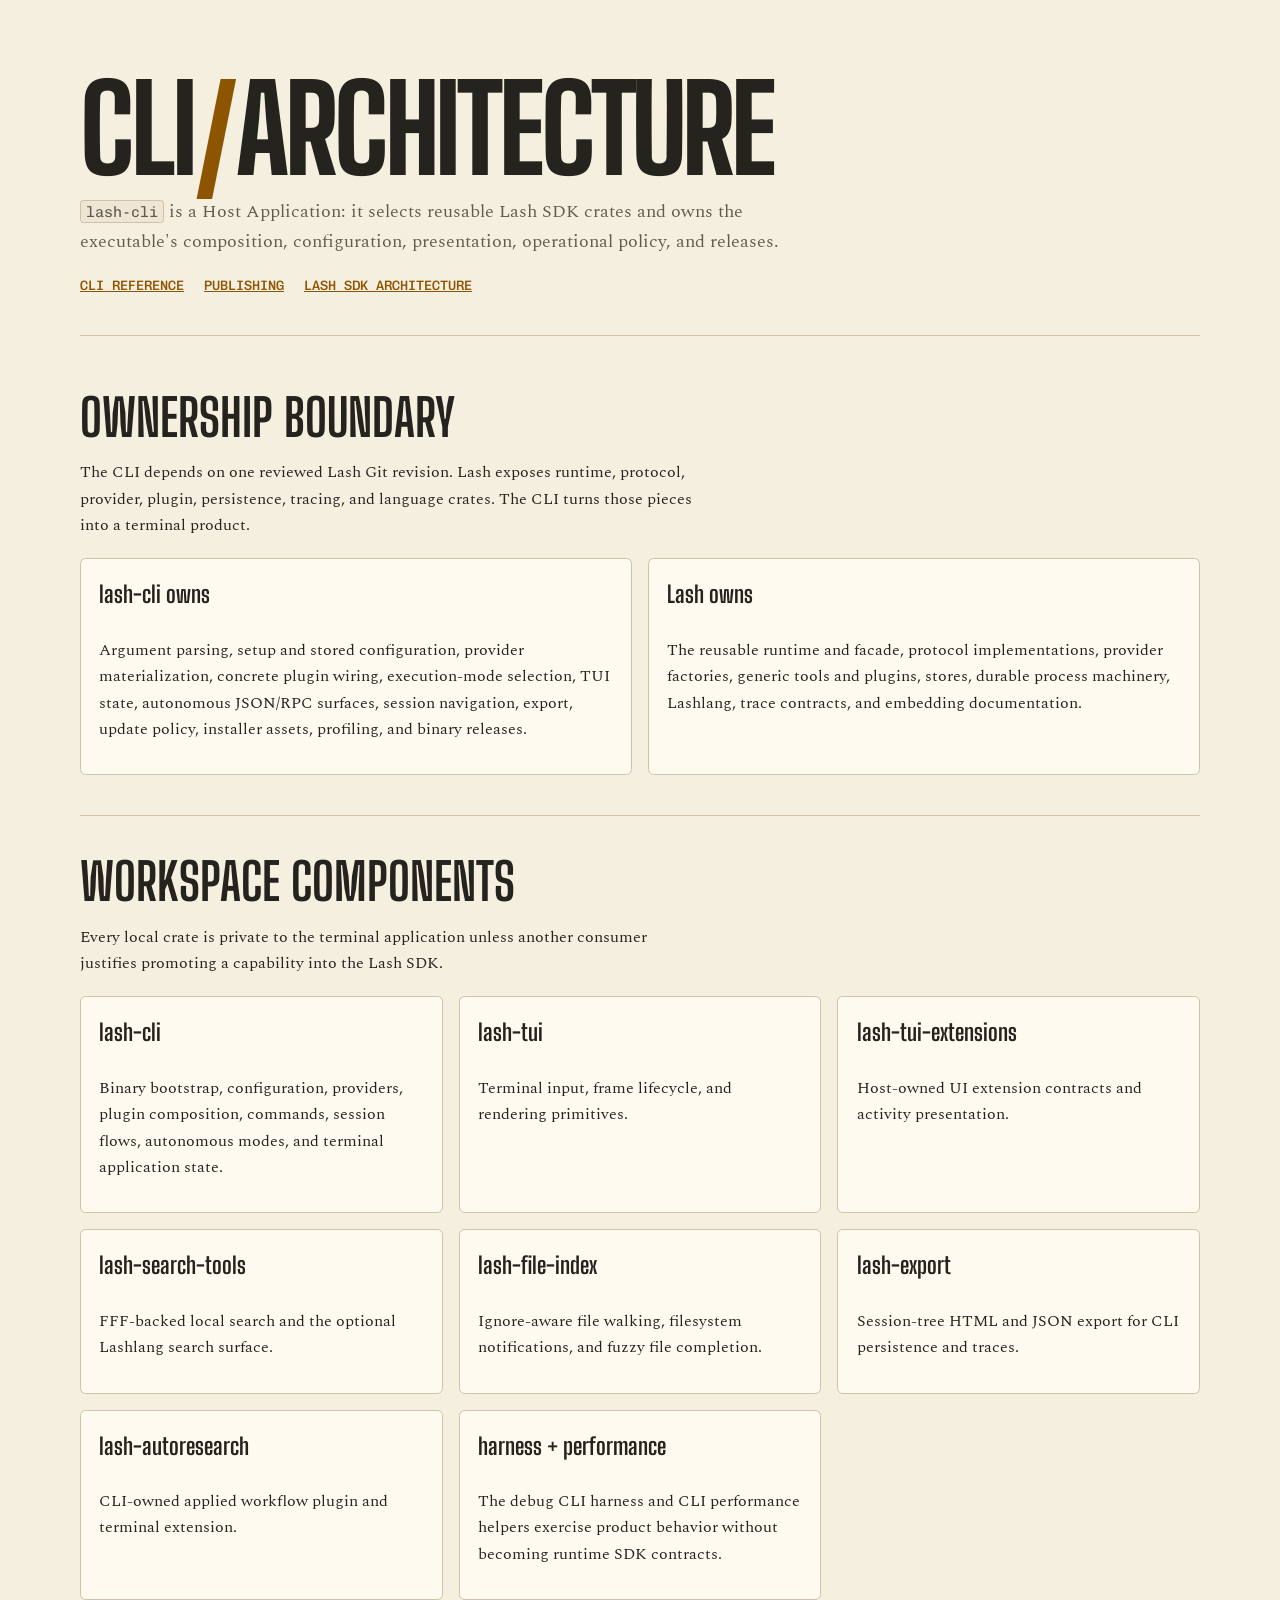
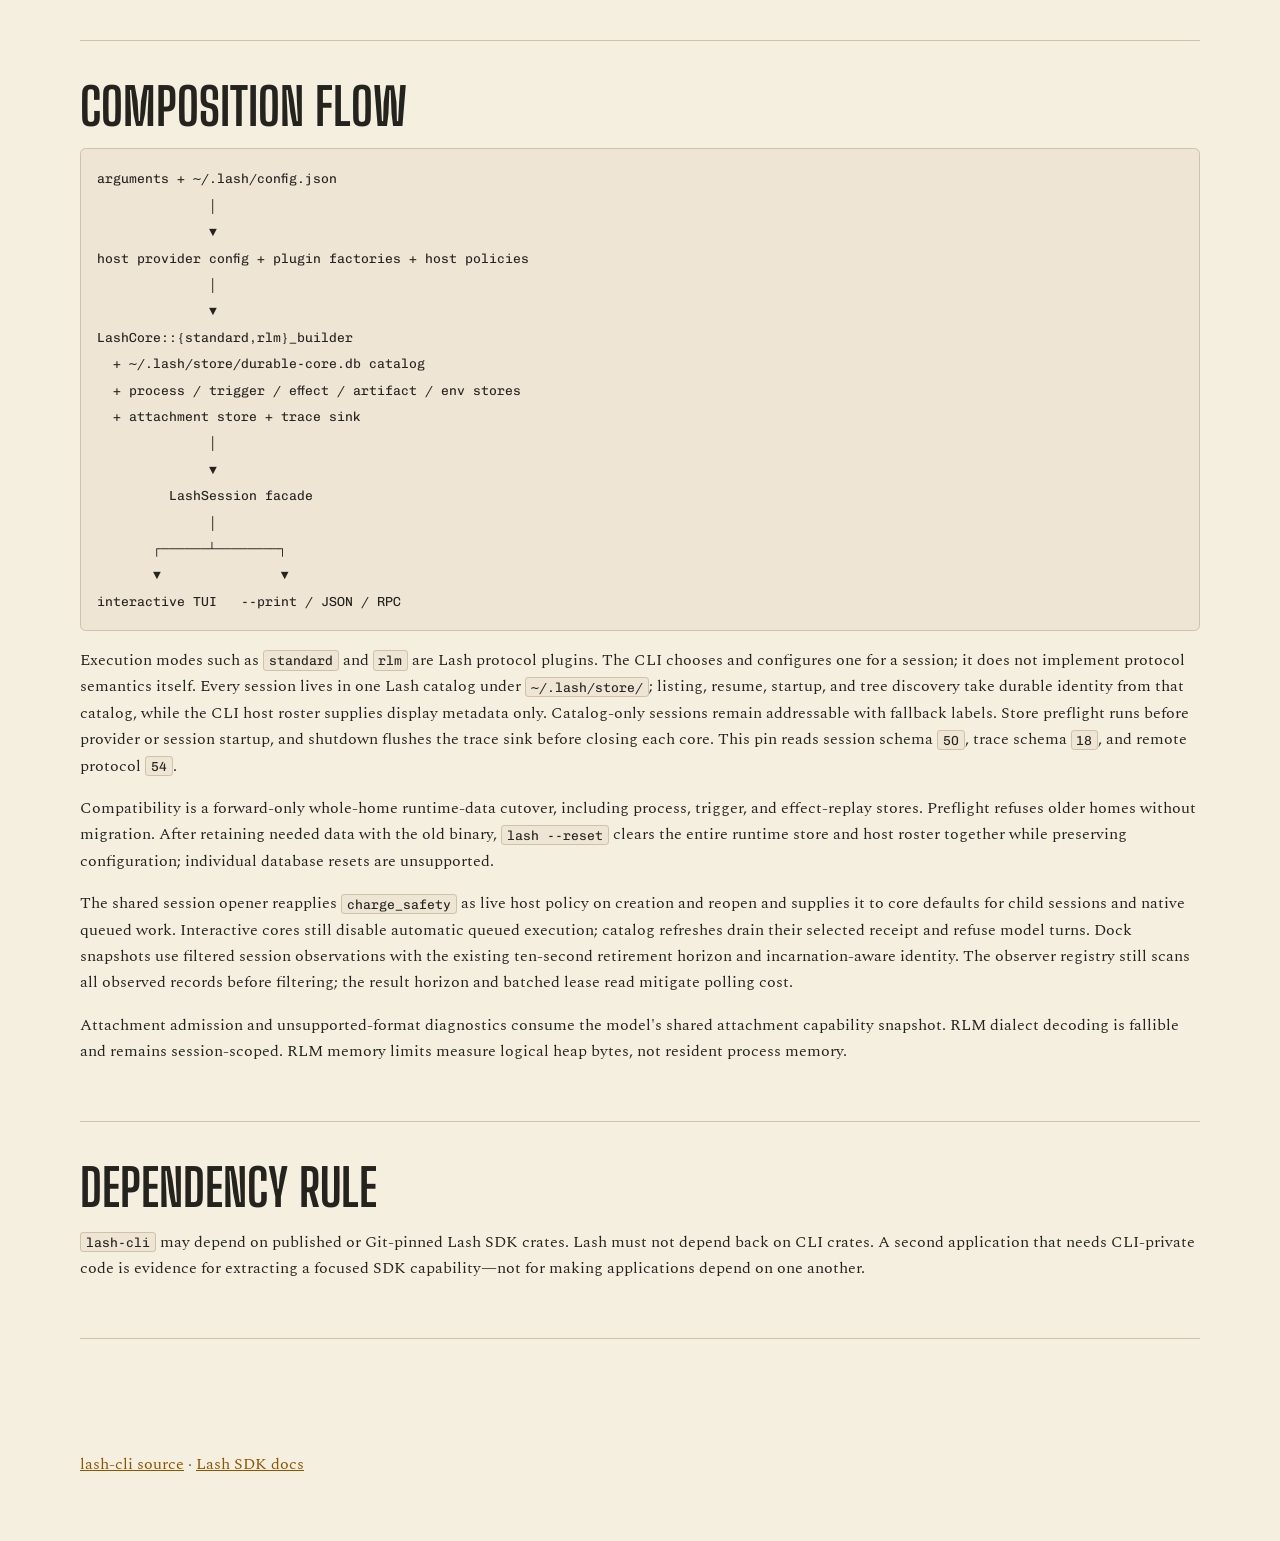
<file: docs/architecture.html>
<!DOCTYPE html>
<html lang="en">
<head>
<meta charset="UTF-8">
<meta name="viewport" content="width=device-width, initial-scale=1.0">
<meta name="color-scheme" content="dark light">
<title>lash CLI architecture</title>
<link rel="preconnect" href="https://fonts.googleapis.com">
<link rel="preconnect" href="https://fonts.gstatic.com" crossorigin>
<link rel="stylesheet" href="https://fonts.googleapis.com/css2?family=Big+Shoulders+Display:wght@500;600;700;800&family=Chivo+Mono:wght@400;500&family=Spectral:wght@400;500;600;ital,400&display=swap">
<link rel="stylesheet" href="./styles.css">
</head>
<body class="docs-page">
  <a class="skip-link" href="#content">skip to content</a>
  <section class="opener">
    <h1 class="opener__title">cli<span class="slash">/</span>architecture</h1>
    <p class="opener__lede"><code>lash-cli</code> is a Host Application: it selects reusable Lash SDK crates and owns the executable's composition, configuration, presentation, operational policy, and releases.</p>
    <nav class="doc-links" aria-label="CLI documentation">
      <a href="./">CLI reference</a>
      <a href="./publishing.html">Publishing</a>
      <a href="https://lash.run/architecture/overview.html">Lash SDK architecture</a>
    </nav>
  </section>
  <main class="body" id="content">
    <section class="section">
      <div class="section-header">
        <h2>Ownership boundary</h2>
        <p>The CLI depends on one reviewed Lash Git revision. Lash exposes runtime, protocol, provider, plugin, persistence, tracing, and language crates. The CLI turns those pieces into a terminal product.</p>
      </div>
      <div class="two-col">
        <article class="panel"><h3>lash-cli owns</h3><p>Argument parsing, setup and stored configuration, provider materialization, concrete plugin wiring, execution-mode selection, TUI state, autonomous JSON/RPC surfaces, session navigation, export, update policy, installer assets, profiling, and binary releases.</p></article>
        <article class="panel"><h3>Lash owns</h3><p>The reusable runtime and facade, protocol implementations, provider factories, generic tools and plugins, stores, durable process machinery, Lashlang, trace contracts, and embedding documentation.</p></article>
      </div>
    </section>
    <section class="section">
      <div class="section-header"><h2>Workspace components</h2><p>Every local crate is private to the terminal application unless another consumer justifies promoting a capability into the Lash SDK.</p></div>
      <div class="def-list-grid">
        <article class="panel"><h3>lash-cli</h3><p>Binary bootstrap, configuration, providers, plugin composition, commands, session flows, autonomous modes, and terminal application state.</p></article>
        <article class="panel"><h3>lash-tui</h3><p>Terminal input, frame lifecycle, and rendering primitives.</p></article>
        <article class="panel"><h3>lash-tui-extensions</h3><p>Host-owned UI extension contracts and activity presentation.</p></article>
        <article class="panel"><h3>lash-search-tools</h3><p>FFF-backed local search and the optional Lashlang search surface.</p></article>
        <article class="panel"><h3>lash-file-index</h3><p>Ignore-aware file walking, filesystem notifications, and fuzzy file completion.</p></article>
        <article class="panel"><h3>lash-export</h3><p>Session-tree HTML and JSON export for CLI persistence and traces.</p></article>
        <article class="panel"><h3>lash-autoresearch</h3><p>CLI-owned applied workflow plugin and terminal extension.</p></article>
        <article class="panel"><h3>harness + performance</h3><p>The debug CLI harness and CLI performance helpers exercise product behavior without becoming runtime SDK contracts.</p></article>
      </div>
    </section>
    <section class="section">
      <div class="section-header"><h2>Composition flow</h2></div>
      <pre><code>arguments + ~/.lash/config.json
              │
              ▼
host provider config + plugin factories + host policies
              │
              ▼
LashCore::{standard,rlm}_builder
  + ~/.lash/store/durable-core.db catalog
  + process / trigger / effect / artifact / env stores
  + attachment store + trace sink
              │
              ▼
         LashSession facade
              │
       ┌──────┴────────┐
       ▼               ▼
interactive TUI   --print / JSON / RPC</code></pre>
      <p>Execution modes such as <code>standard</code> and <code>rlm</code> are Lash protocol plugins. The CLI chooses and configures one for a session; it does not implement protocol semantics itself. Every session lives in one Lash catalog under <code>~/.lash/store/</code>; listing, resume, startup, and tree discovery take durable identity from that catalog, while the CLI host roster supplies display metadata only. Catalog-only sessions remain addressable with fallback labels. Store preflight runs before provider or session startup, and shutdown flushes the trace sink before closing each core. This pin reads session schema <code>50</code>, trace schema <code>18</code>, and remote protocol <code>54</code>.</p>
      <p>Compatibility is a forward-only whole-home runtime-data cutover, including process, trigger, and effect-replay stores. Preflight refuses older homes without migration. After retaining needed data with the old binary, <code>lash --reset</code> clears the entire runtime store and host roster together while preserving configuration; individual database resets are unsupported.</p>
      <p>The shared session opener reapplies <code>charge_safety</code> as live host policy on creation and reopen and supplies it to core defaults for child sessions and native queued work. Interactive cores still disable automatic queued execution; catalog refreshes drain their selected receipt and refuse model turns. Dock snapshots use filtered session observations with the existing ten-second retirement horizon and incarnation-aware identity. The observer registry still scans all observed records before filtering; the result horizon and batched lease read mitigate polling cost.</p>
      <p>Attachment admission and unsupported-format diagnostics consume the model's shared attachment capability snapshot. RLM dialect decoding is fallible and remains session-scoped. RLM memory limits measure logical heap bytes, not resident process memory.</p>
    </section>
    <section class="section">
      <div class="section-header"><h2>Dependency rule</h2></div>
      <p><code>lash-cli</code> may depend on published or Git-pinned Lash SDK crates. Lash must not depend back on CLI crates. A second application that needs CLI-private code is evidence for extracting a focused SDK capability—not for making applications depend on one another.</p>
    </section>
  </main>
  <footer><a href="https://github.com/SamGalanakis/lash-cli">lash-cli source</a> · <a href="https://lash.run/">Lash SDK docs</a></footer>
</body>
</html>
</file>
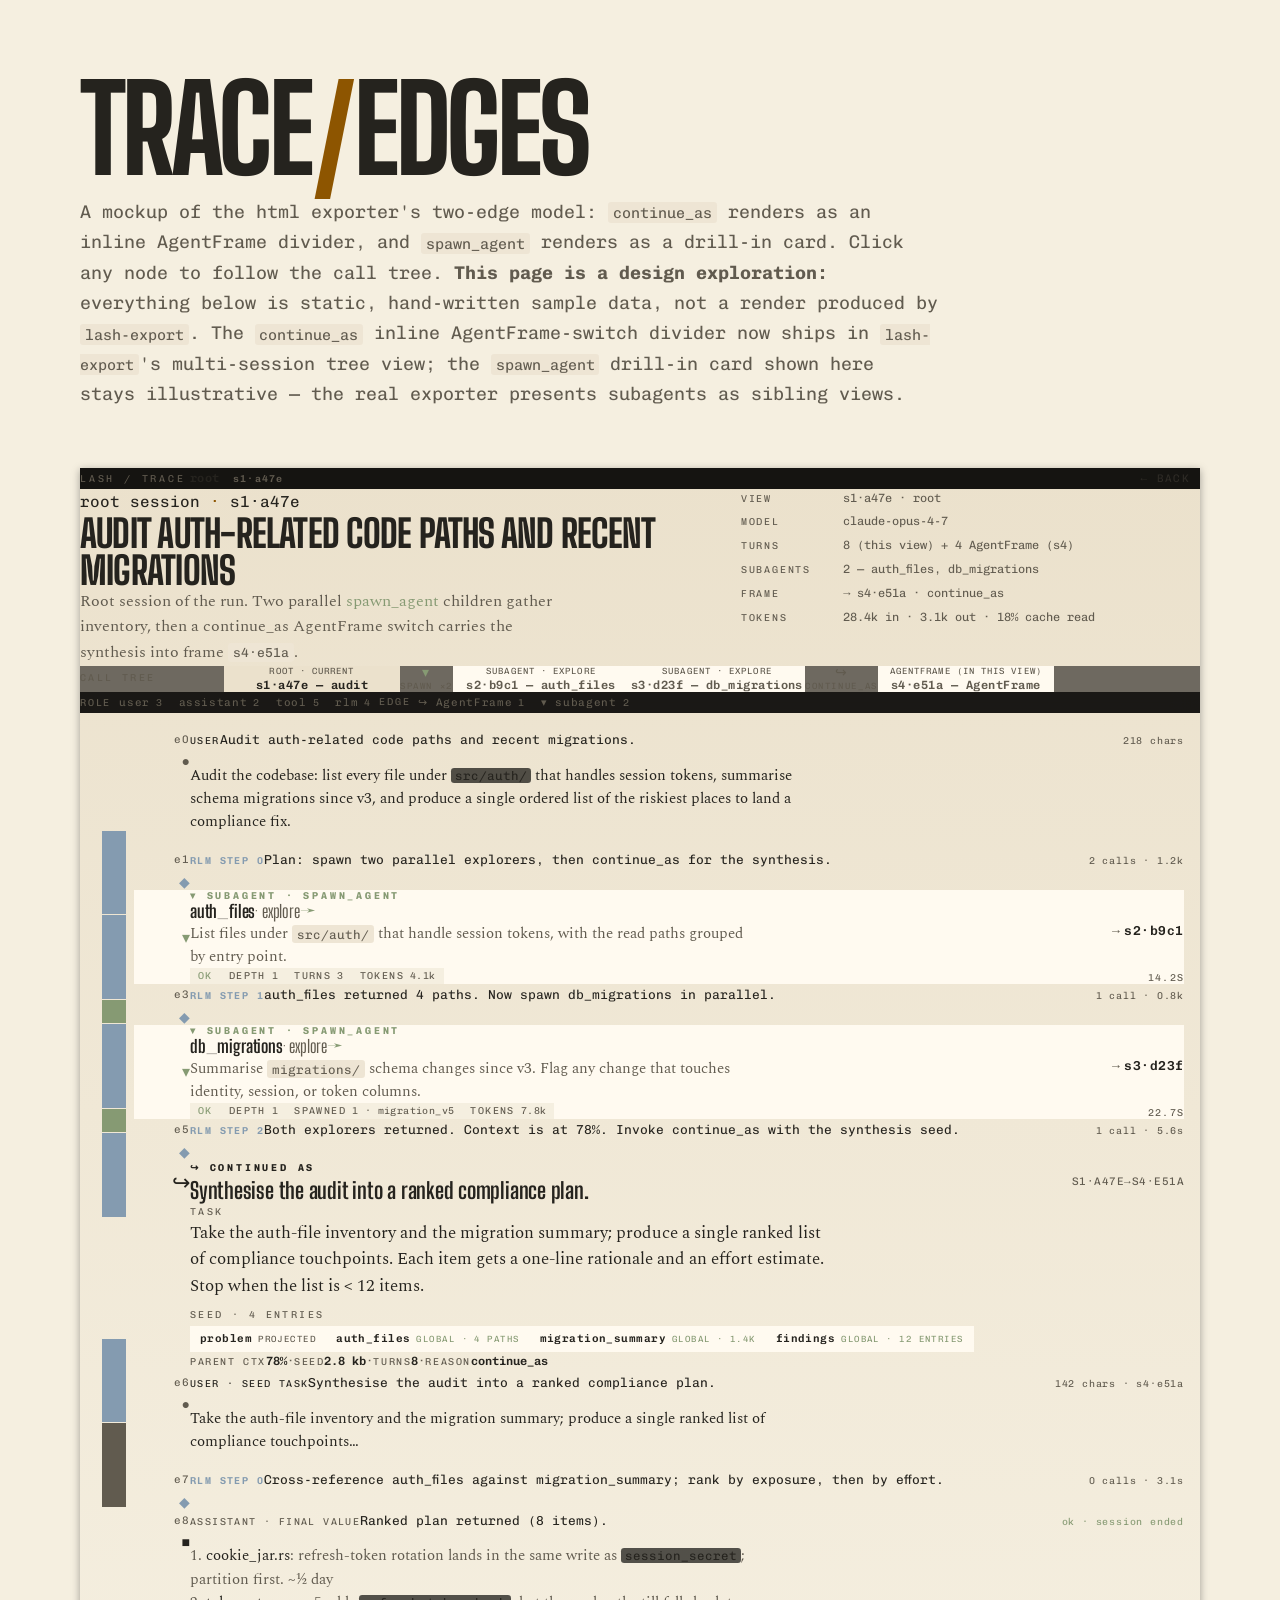
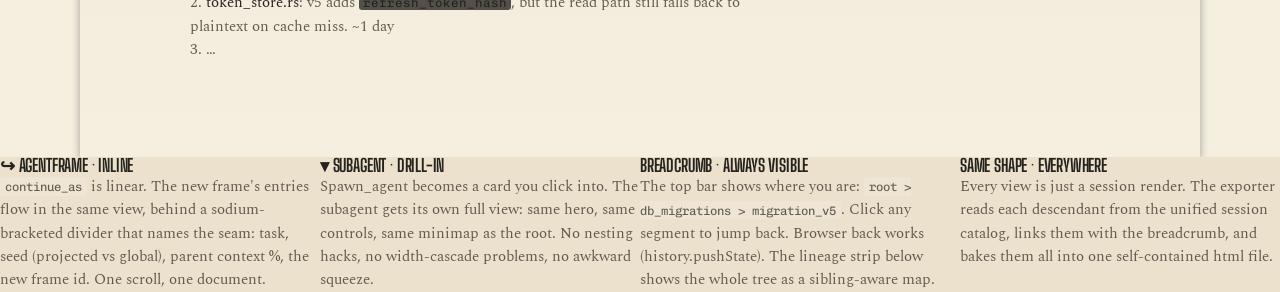
<file: docs/export-design.html>
<!DOCTYPE html>
<html lang="en">
<head>
<meta charset="UTF-8">
<meta name="viewport" content="width=device-width, initial-scale=1.0">
<meta name="color-scheme" content="dark light">
<style>html,body{background:#141412}@media(prefers-color-scheme:light){html,body{background:#f5efe0}}</style>
<title>trace export · cross-session edges · lash CLI</title>
<link rel="preconnect" href="https://fonts.googleapis.com">
<link rel="preconnect" href="https://fonts.gstatic.com" crossorigin>
<link rel="stylesheet" href="https://fonts.googleapis.com/css2?family=Big+Shoulders+Display:wght@500;600;700;800&family=Chivo+Mono:wght@400;500&family=Spectral:wght@400;500;600;ital,400&display=swap">
<link rel="stylesheet" href="./styles.css">
<style>
  /* legacy-token shim — this page predates the styles.css token rename
     (--form/--chalk/--ash/--line/--font-ui → --bg/--ink/--rule/--font-mono).
     Map the old names onto the current palette so the page renders again
     and follows the light/dark theme. The three status accents have no
     equivalent in the current minimal palette, so they keep their original
     OKLCH values. */
  :root {
    --form-deep:   var(--bg);
    --form:        var(--bg-elev);
    --form-raised: var(--bg-faint);
    --ash:         var(--rule);
    --ash-mid:     var(--ink-faint);
    --ash-text:    var(--ink-dim);
    --chalk-dim:   var(--ink-dim);
    --chalk-mid:   var(--ink-mid);
    --chalk:       var(--ink);
    --line:        var(--rule);
    --line-strong: var(--rule-strong);
    --font-ui:     var(--font-mono);
    --lichen:      oklch(0.66 0.060 130);
    --info:        oklch(0.68 0.040 245);
    --error:       oklch(0.58 0.180 25);
    --shadow:      0 2px 8px rgb(0 0 0 / 0.35);
  }
</style>
<style>
  /* ───────────────────────────────────────────────────────────────
     trace export · cross-session edges
     mockup of the html exporter's two-edge model
     · continue_as → inline AgentFrame divider, linear flow
     · spawn_agent → drill-in card; subagent has its own full view,
       reachable via breadcrumb
     ─────────────────────────────────────────────────────────────── */

  body { font-family: var(--font-ui); }

  .doc-page {
    max-width: 1480px;
    margin: 0 auto;
    padding: var(--space-xl);
    position: relative;
    z-index: 1;
  }

  .doc-frame {
    border: 1px solid var(--line);
    background: linear-gradient(180deg, var(--form-raised), var(--form-deep));
    box-shadow: var(--shadow);
  }

  /* ─── breadcrumb · sticky at the top of the viewport ───
     The breadcrumb is the primary "where am I" affordance. In a long
     forensic transcript the user often scrolls past the hero/lineage; the
     crumb stays pinned so navigation context is never lost. */
  .crumb-bar {
    position: sticky;
    top: 0;
    z-index: 40;
    display: grid;
    grid-template-columns: minmax(0, 1fr) auto;
    gap: var(--space-md);
    align-items: center;
    padding: var(--space-sm) var(--space-2xl);
    border-bottom: 1px solid var(--line);
    background: oklch(0.13 0.003 75 / 0.94);
    backdrop-filter: blur(12px);
    -webkit-backdrop-filter: blur(12px);
  }
  .crumb-trail {
    display: flex;
    align-items: baseline;
    gap: var(--space-2xs);
    flex-wrap: wrap;
    font-family: var(--font-ui);
    font-size: 12px;
    color: var(--chalk-dim);
    letter-spacing: 0.04em;
    min-width: 0;
  }
  .crumb-eyebrow {
    text-transform: uppercase;
    letter-spacing: 0.28em;
    font-size: 10px;
    color: var(--ash-text);
    margin-right: var(--space-xs);
  }
  .crumb-eyebrow .slash { color: var(--sodium); margin: 0 var(--space-2xs); }
  .crumb-step {
    appearance: none;
    background: transparent;
    border: none;
    cursor: pointer;
    color: var(--chalk-mid);
    font-family: inherit;
    font-size: inherit;
    letter-spacing: inherit;
    padding: 2px 4px;
    transition: color 120ms ease;
  }
  .crumb-step:hover { color: var(--chalk); text-decoration: underline; }
  .crumb-step:disabled,
  .crumb-step[aria-current="true"] {
    cursor: default;
    color: var(--chalk);
    font-weight: 600;
  }
  /* Quieter separator: the breadcrumb is structural navigation, not an
     edge classification. Sodium-tinted arrows are reserved for the lineage
     strip's actual edge glyphs (↪ AgentFrame, ▾ spawn). */
  .crumb-sep {
    color: var(--ash-mid);
    font-weight: 400;
    padding: 0 2px;
  }
  .crumb-id {
    color: var(--ash-text);
    font-size: 10px;
    letter-spacing: 0.12em;
    margin-left: 6px;
  }
  .crumb-actions {
    display: inline-flex;
    align-items: center;
    gap: var(--space-xs);
  }
  .back-link {
    appearance: none;
    background: transparent;
    border: 1px solid var(--line);
    color: var(--chalk-dim);
    font-family: var(--font-ui);
    font-size: 11px;
    letter-spacing: 0.12em;
    text-transform: uppercase;
    padding: 4px 10px;
    cursor: pointer;
    transition: 120ms ease;
  }
  .back-link:hover { color: var(--chalk); border-color: var(--line-strong); }
  .back-link[disabled] { opacity: 0.32; cursor: not-allowed; }
  .back-link::before { content: "← "; color: var(--sodium); }

  /* ─── hero (matches the trace exporter's header) ─── */

  .trace-hero {
    display: grid;
    grid-template-columns: minmax(0, 1.18fr) minmax(280px, 0.82fr);
    gap: var(--space-2xl);
    padding: var(--space-2xl) var(--space-2xl) var(--space-lg);
    border-bottom: 1px solid var(--line);
  }
  .trace-hero h2 {
    margin: var(--space-sm) 0 var(--space-sm);
    font-family: var(--font-display);
    font-size: clamp(1.6rem, 3vw, 2.4rem);
    font-weight: 800;
    line-height: 0.96;
    letter-spacing: -0.02em;
    text-transform: uppercase;
    color: var(--chalk);
  }
  .trace-hero p {
    font-family: var(--font-body);
    font-size: 1rem;
    color: var(--chalk-mid);
    line-height: 1.6;
    max-width: 60ch;
    margin: 0;
  }

  .hero-meta {
    display: grid;
    align-content: start;
    gap: 4px;
    font-family: var(--font-ui);
    font-size: 12px;
    color: var(--chalk-dim);
  }
  .hero-meta .meta-row {
    display: grid;
    grid-template-columns: 6.4rem minmax(0, 1fr);
    gap: var(--space-sm);
    align-items: baseline;
  }
  .hero-meta .meta-key {
    text-transform: uppercase;
    letter-spacing: 0.18em;
    font-size: 10px;
    color: var(--ash-text);
  }
  .hero-meta .meta-val { color: var(--chalk-mid); word-break: break-all; }
  .hero-meta .meta-val .accent { color: var(--sodium); }

  /* ─── lineage strip (whole call tree, always visible) ─── */

  .lineage {
    display: grid;
    grid-template-columns: 9rem minmax(0, 1fr);
    gap: var(--space-lg);
    align-items: center;
    padding: var(--space-sm) var(--space-2xl);
    border-bottom: 1px solid var(--line);
    background: oklch(0.13 0.003 75 / 0.55);
  }
  .lineage-label {
    text-transform: uppercase;
    letter-spacing: 0.24em;
    font-size: 10px;
    color: var(--ash-text);
    font-family: var(--font-ui);
  }
  .lineage-track {
    display: flex;
    align-items: stretch;
    gap: 0;
    overflow-x: auto;
    scrollbar-width: thin;
    scrollbar-color: var(--ash) transparent;
  }
  .lineage-node {
    display: inline-grid;
    grid-template-rows: auto auto;
    gap: 2px;
    padding: 4px var(--space-sm);
    border: 1px solid var(--line);
    background: var(--form);
    color: var(--chalk-dim);
    text-decoration: none;
    min-width: 11rem;
    font-family: var(--font-ui);
    cursor: pointer;
    transition: border-color 160ms ease, color 160ms ease, background 160ms ease;
  }
  .lineage-node:hover {
    border-color: var(--line-strong);
    color: var(--chalk);
    text-decoration: none;
  }
  .lineage-node-label {
    text-transform: uppercase;
    letter-spacing: 0.12em;
    font-size: 9px;
    color: var(--ash-text);
  }
  .lineage-node-id {
    font-size: 12px;
    font-weight: 600;
    color: var(--chalk-mid);
    letter-spacing: 0.04em;
  }
  .lineage-node-id .accent { color: var(--sodium); }
  .lineage-node[aria-current="true"] {
    background: var(--form-raised);
    border-color: var(--line-strong);
  }
  .lineage-node[aria-current="true"] .lineage-node-id { color: var(--chalk); }
  .lineage-node[aria-current="true"] .lineage-node-label { color: var(--sodium); }
  .lineage-edge {
    display: grid;
    grid-template-rows: auto auto;
    align-items: center;
    justify-items: center;
    padding: 0 var(--space-sm);
    color: var(--ash-text);
    font-family: var(--font-ui);
    text-transform: uppercase;
    letter-spacing: 0.18em;
    font-size: 9px;
    line-height: 1;
    gap: 2px;
  }
  .lineage-edge-glyph {
    font-size: 14px;
    line-height: 1;
    color: var(--sodium);
  }
  .lineage-edge[data-edge="child"] .lineage-edge-glyph { color: var(--lichen); }

  /* ─── controls strip ─── */

  .controls {
    position: sticky;
    /* sits below the sticky breadcrumb (~52px) */
    top: 52px;
    z-index: 30;
    display: flex;
    flex-wrap: wrap;
    gap: var(--space-sm) var(--space-md);
    align-items: center;
    padding: var(--space-sm) var(--space-2xl);
    background: oklch(0.13 0.003 75 / 0.92);
    backdrop-filter: blur(12px);
    -webkit-backdrop-filter: blur(12px);
    border-bottom: 1px solid var(--line);
  }
  .chip-row {
    display: inline-flex;
    flex-wrap: wrap;
    gap: var(--space-2xs);
    align-items: center;
  }
  .chip-label {
    text-transform: uppercase;
    letter-spacing: 0.18em;
    font-size: 10px;
    color: var(--ash-text);
    margin-right: var(--space-2xs);
  }
  /* Chips read as the *quiet* default state (everything visible). They flip
     to a struck-through ash treatment when the user has filtered something
     out. This preserves "accent means action" — the only sodium on the
     controls strip is the active filter signal, not the resting state. */
  .chip {
    appearance: none;
    cursor: pointer;
    border: 1px solid var(--line);
    background: transparent;
    color: var(--chalk-mid);
    font-family: var(--font-ui);
    font-size: 11px;
    letter-spacing: 0.06em;
    padding: 4px 8px;
    display: inline-flex;
    gap: 6px;
    align-items: baseline;
    transition: 120ms ease;
  }
  .chip:hover { color: var(--chalk); border-color: var(--line-strong); }
  .chip.is-off {
    color: var(--ash-text);
    text-decoration: line-through;
    text-decoration-color: var(--sodium);
    text-decoration-thickness: 1px;
    border-color: oklch(0.91 0.018 90 / 0.06);
    background: transparent;
  }
  .chip.is-off:hover { color: var(--chalk-dim); }
  .chip-count {
    font-size: 10px;
    color: var(--ash-text);
    font-variant-numeric: tabular-nums;
  }

  /* ─── transcript body ─── */

  .body {
    display: grid;
    grid-template-columns: 38px minmax(0, 1fr);
    align-items: start;
  }

  .spine {
    position: sticky;
    /* drop below the sticky breadcrumb + controls stack (~108px) */
    top: 108px;
    align-self: start;
    height: calc(100vh - 116px);
    display: flex;
    flex-direction: column;
    gap: 1px;
    padding: 6px 8px 6px 6px;
    border-right: 1px solid var(--line);
  }
  .spine-tick {
    display: block;
    flex: 1 1 0;
    width: 100%;
    min-height: 2px;
    background: var(--ash-mid);
    text-decoration: none;
    transition: transform 80ms ease, background 80ms ease;
  }
  .spine-tick:hover { transform: scaleX(1.6); }
  .spine-tick[data-spine="user"] { background: var(--sodium); flex-grow: 1.6; }
  .spine-tick[data-spine="assistant"] { background: var(--chalk-mid); flex-grow: 1.4; }
  .spine-tick[data-spine="tool"] { background: var(--lichen); flex-grow: 0.8; }
  .spine-tick[data-spine="rlm"] { background: var(--info); flex-grow: 1.4; }
  /* Edge-marking ticks are short structural tabs, not entry rows. They sit
     on a hairline-ash background so the colored bar reads as a seam between
     sessions rather than another tick like the others. */
  .spine-tick[data-spine="agent-frame"] {
    background: var(--sodium);
    flex-grow: 0.4;
    box-shadow: 0 -1px 0 var(--line), 0 1px 0 var(--line);
  }
  .spine-tick[data-spine="child"] {
    background: var(--lichen);
    flex-grow: 0.4;
    box-shadow: 0 -1px 0 var(--line), 0 1px 0 var(--line);
  }

  .transcript {
    padding: var(--space-md) var(--space-2xl) var(--space-3xl);
    min-width: 0;
  }

  /* ─── entry · base shape ─── */

  .entry {
    display: grid;
    grid-template-columns: 56px minmax(0, 1fr);
    gap: 0;
    border-top: 1px solid var(--line);
    padding: var(--space-sm) 0 var(--space-md);
    position: relative;
  }
  .entry:first-child { border-top: none; }
  .entry-rail {
    display: grid;
    align-content: start;
    gap: 6px;
    padding-top: 2px;
    text-align: right;
    padding-right: var(--space-sm);
    border-right: 1px solid var(--line);
    font-family: var(--font-ui);
    font-size: 11px;
    color: var(--ash-text);
  }
  .entry-num {
    color: var(--ash-text);
    text-decoration: none;
    letter-spacing: 0.08em;
    font-variant-numeric: tabular-nums;
  }
  .entry-glyph {
    font-size: 14px;
    line-height: 1;
    color: var(--ash-mid);
  }
  .entry--user .entry-glyph { color: var(--sodium); }
  .entry--assistant .entry-glyph { color: var(--chalk); }
  .entry--tool .entry-glyph { color: var(--lichen); }
  .entry--rlm .entry-glyph { color: var(--info); }
  .entry--agent-frame .entry-glyph { color: var(--sodium); }
  .entry--child .entry-glyph { color: var(--lichen); }

  .entry-body { padding-left: var(--space-sm); min-width: 0; }
  .entry-head {
    display: flex;
    flex-wrap: wrap;
    gap: var(--space-sm);
    align-items: baseline;
    margin-bottom: var(--space-xs);
  }
  .entry-tag {
    font-family: var(--font-ui);
    text-transform: uppercase;
    letter-spacing: 0.14em;
    font-size: 10px;
    color: var(--ash-text);
  }
  .entry--user .entry-tag { color: var(--sodium); }
  .entry-tag--tool { color: var(--lichen); font-weight: 600; }
  .entry-tag--rlm { color: var(--info); font-weight: 600; }
  .entry-tag--agent-frame { color: var(--sodium); font-weight: 700; }

  .entry-headline {
    flex: 1 1 auto;
    min-width: 0;
    font-family: var(--font-ui);
    font-size: 13px;
    color: var(--chalk);
    white-space: nowrap;
    overflow: hidden;
    text-overflow: ellipsis;
  }
  .entry-meta {
    font-family: var(--font-ui);
    font-size: 10px;
    color: var(--ash-text);
    letter-spacing: 0.08em;
    font-variant-numeric: tabular-nums;
  }
  .entry-meta--ok { color: var(--lichen); }

  .entry-content {
    display: grid;
    gap: var(--space-xs);
    color: var(--chalk-mid);
    font-family: var(--font-body);
    font-size: 14px;
    line-height: 1.6;
  }

  /* ─── prose part ─── */
  .part-prose {
    font-family: var(--font-body);
    font-size: 14.5px;
    line-height: 1.62;
    color: var(--chalk);
    max-width: 76ch;
    white-space: pre-wrap;
  }
  .entry--assistant .part-prose { color: var(--chalk-mid); }
  .part-prose code {
    font-family: var(--font-ui);
    font-size: 12.5px;
    background: oklch(0.16 0.004 75 / 0.7);
    border: 1px solid var(--line);
    padding: 0 4px;
    color: var(--chalk);
  }

  /* ─── AgentFrame switch divider (continue_as · inline) ─── */

  .agent-frame-switch {
    position: relative;
    padding: var(--space-lg) 0 var(--space-xl);
    margin: var(--space-md) 0;
  }
  .agent-frame-switch::before,
  .agent-frame-switch::after {
    content: "";
    position: absolute;
    left: 0;
    right: 0;
    height: 1px;
    background: linear-gradient(90deg, transparent, var(--line-strong) 12%, var(--line-strong) 88%, transparent);
  }
  .agent-frame-switch::before { top: 0; }
  .agent-frame-switch::after { bottom: 0; }

  .agent-frame-banner {
    display: grid;
    grid-template-columns: 56px minmax(0, 1fr) auto;
    gap: 0;
    align-items: center;
    margin-bottom: var(--space-sm);
  }
  .agent-frame-glyph {
    text-align: right;
    padding-right: var(--space-sm);
    font-family: var(--font-display);
    font-size: 22px;
    line-height: 1;
    color: var(--sodium);
    border-right: 1px solid var(--line);
    align-self: stretch;
    display: grid;
    align-content: center;
  }
  .agent-frame-title {
    padding-left: var(--space-sm);
    display: grid;
    gap: 2px;
  }
  .agent-frame-eyebrow {
    font-family: var(--font-ui);
    text-transform: uppercase;
    letter-spacing: 0.28em;
    font-size: 10px;
    color: var(--sodium);
    font-weight: 700;
  }
  .agent-frame-summary {
    font-family: var(--font-display);
    font-size: 1.4rem;
    font-weight: 700;
    letter-spacing: -0.01em;
    color: var(--chalk);
    line-height: 1.15;
  }
  .agent-frame-route {
    display: grid;
    grid-auto-flow: column;
    gap: var(--space-xs);
    align-items: baseline;
    font-family: var(--font-ui);
    font-size: 11px;
    color: var(--ash-text);
    text-transform: uppercase;
    letter-spacing: 0.12em;
  }
  .agent-frame-route .route-id { color: var(--chalk-mid); letter-spacing: 0.04em; }
  .agent-frame-route .route-arrow { color: var(--sodium); }

  .agent-frame-body {
    margin-left: 56px;
    padding-left: var(--space-sm);
    border-left: 1px solid var(--line);
    display: grid;
    gap: var(--space-md);
  }
  .agent-frame-task {
    font-family: var(--font-body);
    font-size: 1.04rem;
    line-height: 1.6;
    color: var(--chalk);
    max-width: 72ch;
    margin: 0;
    padding: var(--space-sm) 0 0;
  }
  .agent-frame-task::before {
    content: "task";
    display: block;
    font-family: var(--font-ui);
    text-transform: uppercase;
    letter-spacing: 0.24em;
    font-size: 10px;
    color: var(--ash-text);
    margin-bottom: var(--space-2xs);
  }
  .agent-frame-seed-label {
    font-family: var(--font-ui);
    text-transform: uppercase;
    letter-spacing: 0.24em;
    font-size: 10px;
    color: var(--ash-text);
  }
  .seed-list {
    display: flex;
    flex-wrap: wrap;
    gap: var(--space-2xs);
    margin-top: var(--space-2xs);
  }
  .seed-pill {
    display: inline-grid;
    grid-auto-flow: column;
    gap: 6px;
    align-items: baseline;
    padding: 4px 10px;
    border: 1px solid var(--line);
    background: var(--form);
    font-family: var(--font-ui);
    font-size: 11px;
    color: var(--chalk-mid);
    letter-spacing: 0.04em;
  }
  .seed-pill .seed-name { color: var(--chalk); font-weight: 600; }
  .seed-pill .seed-kind {
    text-transform: uppercase;
    letter-spacing: 0.16em;
    font-size: 9px;
    color: var(--ash-text);
  }
  .seed-pill[data-kind="projected"] { border-color: oklch(0.74 0.155 65 / 0.32); }
  .seed-pill[data-kind="projected"] .seed-kind { color: var(--sodium); }
  .seed-pill[data-kind="global"] .seed-kind { color: var(--lichen); }

  /* Inline editorial list, hairline-divided — replaces the four metric tiles.
     Avoids the dashboard idiom while keeping all four stats scannable. */
  .agent-frame-stats {
    display: flex;
    flex-wrap: wrap;
    gap: var(--space-md);
    font-family: var(--font-ui);
    font-size: 12px;
    color: var(--chalk-mid);
    padding-top: var(--space-2xs);
    border-top: 1px solid var(--line);
  }
  .agent-frame-stat {
    display: inline-flex;
    align-items: baseline;
    gap: var(--space-2xs);
    font-variant-numeric: tabular-nums;
  }
  .agent-frame-stat + .agent-frame-stat::before {
    content: "·";
    color: var(--ash-mid);
    margin-right: var(--space-md);
    margin-left: calc(-1 * var(--space-md));
  }
  .agent-frame-stat-key {
    text-transform: uppercase;
    letter-spacing: 0.16em;
    font-size: 10px;
    color: var(--ash-text);
  }
  .agent-frame-stat-val {
    color: var(--chalk);
    font-weight: 600;
  }

  /* ─── drill-in card (spawn_agent · subagent) ─── */

  .drill {
    appearance: none;
    display: grid;
    grid-template-columns: minmax(0, 1fr) auto;
    gap: var(--space-md);
    align-items: stretch;
    padding: var(--space-md) var(--space-md) var(--space-md) 0;
    background: var(--form);
    border: 1px solid var(--line);
    text-align: left;
    cursor: pointer;
    width: 100%;
    color: inherit;
    transition: 160ms ease;
  }
  .drill:hover {
    border-color: oklch(0.66 0.060 130 / 0.42);
    background: oklch(0.20 0.005 75 / 0.7);
  }
  .drill:focus-visible {
    outline: none;
    border-color: var(--lichen);
    box-shadow: 0 0 0 1px var(--lichen);
  }
  .drill-left {
    display: grid;
    grid-template-columns: 56px minmax(0, 1fr);
    gap: 0;
    min-width: 0;
  }
  .drill-rail {
    text-align: right;
    padding-right: var(--space-sm);
    border-right: 1px solid var(--line);
    font-family: var(--font-ui);
    font-size: 16px;
    color: var(--lichen);
    align-self: stretch;
    display: grid;
    align-content: center;
  }
  .drill-content {
    padding-left: var(--space-sm);
    display: grid;
    gap: var(--space-2xs);
    min-width: 0;
  }
  .drill-eyebrow {
    font-family: var(--font-ui);
    text-transform: uppercase;
    letter-spacing: 0.28em;
    font-size: 10px;
    color: var(--lichen);
    font-weight: 700;
  }
  .drill-title {
    font-family: var(--font-display);
    font-size: 1.1rem;
    font-weight: 700;
    letter-spacing: -0.01em;
    color: var(--chalk);
    line-height: 1.18;
    display: inline-flex;
    align-items: baseline;
    gap: var(--space-xs);
  }
  .drill-title .drill-cap {
    color: var(--chalk-mid);
    font-weight: 500;
  }
  .drill-title::after {
    content: "→";
    color: var(--lichen);
    font-weight: 500;
    transition: transform 160ms ease, color 160ms ease;
    display: inline-block;
  }
  .drill:hover .drill-title::after {
    transform: translateX(4px);
    color: var(--chalk);
  }
  .drill-task {
    font-family: var(--font-body);
    font-size: 0.96rem;
    line-height: 1.5;
    color: var(--chalk-mid);
    margin: 0;
    max-width: 70ch;
    /* clamp to 2 lines */
    display: -webkit-box;
    -webkit-line-clamp: 2;
    -webkit-box-orient: vertical;
    overflow: hidden;
  }
  .drill-pills {
    display: flex;
    gap: var(--space-2xs);
    flex-wrap: wrap;
    margin-top: var(--space-2xs);
  }
  .drill-pill {
    font-family: var(--font-ui);
    font-size: 10px;
    text-transform: uppercase;
    letter-spacing: 0.14em;
    color: var(--ash-text);
    border: 1px solid var(--line);
    padding: 2px 8px;
    background: var(--form-deep);
  }
  .drill-pill[data-kind="status"] { color: var(--lichen); }
  .drill-pill[data-kind="status"][data-status="err"] { color: var(--error); border-color: oklch(0.58 0.180 25 / 0.4); }
  .drill-pill .drill-pill-key { color: var(--ash-text); margin-right: 6px; }
  .drill-pill .drill-pill-val { color: var(--chalk-mid); letter-spacing: 0.04em; text-transform: none; }

  /* Right rail is now metadata-only — the affordance lives on the title's
     animated arrow. The route id is the meaningful identifier; "ENTER" was
     videogame language for an editorial brand. */
  .drill-right {
    display: grid;
    grid-template-rows: auto auto;
    gap: var(--space-2xs);
    align-items: end;
    padding-left: var(--space-md);
    border-left: 1px solid var(--line);
    text-align: right;
  }
  .drill-route {
    font-family: var(--font-ui);
    font-size: 13px;
    color: var(--chalk);
    font-weight: 600;
    letter-spacing: 0.04em;
  }
  .drill-route .drill-route-arrow {
    color: var(--ash-text);
    margin-right: 4px;
    font-weight: 400;
  }
  .drill-duration {
    font-family: var(--font-ui);
    font-size: 10px;
    color: var(--ash-text);
    letter-spacing: 0.12em;
    text-transform: uppercase;
    font-variant-numeric: tabular-nums;
  }

  /* ─── view switching ─── */

  .view { display: none; }
  .view.is-active { display: block; }

  /* ─── annotations · what's new and why ─── */

  .annotation {
    margin: var(--space-2xl) auto 0;
    max-width: 1480px;
    padding: 0 var(--space-xl);
  }
  .annotation-grid {
    display: grid;
    grid-template-columns: repeat(auto-fit, minmax(260px, 1fr));
    border: 1px solid var(--line);
    background: var(--form-raised);
  }
  .annotation-grid > div {
    padding: var(--space-md) var(--space-lg);
    border-right: 1px solid var(--line);
    border-bottom: 1px solid var(--line);
  }
  .annotation-grid > div:last-child { border-right: none; }
  .annotation-grid h2 {
    margin: 0 0 var(--space-2xs);
    color: var(--sodium);
    font-family: var(--font-display);
    font-size: 1.1rem;
    text-transform: uppercase;
    letter-spacing: -0.01em;
  }
  .annotation-grid p {
    margin: 0;
    color: var(--chalk-mid);
    font-family: var(--font-body);
    font-size: 0.94rem;
    line-height: 1.55;
    max-width: none;
  }

  .chalk { color: var(--chalk); }
  .sodium { color: var(--sodium); }
  .lichen { color: var(--lichen); }
  .ash { color: var(--ash-text); }

  @media (max-width: 1040px) {
    .trace-hero {
      grid-template-columns: 1fr;
      gap: var(--space-md);
      padding: var(--space-xl) var(--space-lg);
    }
    .lineage { grid-template-columns: 1fr; padding: var(--space-sm) var(--space-lg); }
    .controls { padding: var(--space-sm) var(--space-lg); }
    .transcript { padding: var(--space-md) var(--space-lg) var(--space-2xl); }
    .body { grid-template-columns: 32px minmax(0, 1fr); }
    .agent-frame-stats { grid-template-columns: repeat(2, 1fr); }
    .agent-frame-summary { font-size: 1.2rem; }
    .drill { grid-template-columns: 1fr; }
    .drill-right { border-left: none; border-top: 1px solid var(--line); padding: var(--space-sm) 0 0 0; text-align: left; grid-template-rows: auto auto; }
  }
  @media (max-width: 720px) {
    .doc-page { padding: var(--space-md); }
    .body { grid-template-columns: 0 minmax(0, 1fr); }
    .spine { display: none; }
    .agent-frame-body { margin-left: 0; }
  }
</style>
<style>
  /* the trace export is a self-styled dark mockup; only override the
     few page-level rules that conflict with the new chrome */
  .doc-page { background: var(--bg); color: var(--ink); padding: 0; margin: 0; max-width: none; }
  .doc-frame { max-width: var(--page-max); margin: 0 auto; padding: var(--space-xl); }
</style>

</head>
<body class="docs-page">
  <a class="skip-link" href="#content">skip to content</a>
<section class="opener">
    <h1 class="opener__title">trace<span class="slash">/</span>edges</h1>
    <p class="opener__lede">A mockup of the html exporter's two-edge model: <code>continue_as</code> renders as an inline AgentFrame divider, and <code>spawn_agent</code> renders as a drill-in card. Click any node to follow the call tree. <strong>This page is a design exploration:</strong> everything below is static, hand-written sample data, not a render produced by <code>lash-export</code>. The <code>continue_as</code> inline AgentFrame-switch divider now ships in <code>lash-export</code>'s multi-session tree view; the <code>spawn_agent</code> drill-in card shown here stays illustrative — the real exporter presents subagents as sibling views.</p>
  </section>

  <div id="content">

<div class="doc-page">
  <div class="doc-frame">

    <!-- ─── breadcrumb ─── -->
    <nav class="crumb-bar" aria-label="session breadcrumb">
      <div class="crumb-trail" id="crumb-trail">
        <span class="crumb-eyebrow">lash <span class="slash">/</span> trace</span>
        <button class="crumb-step" data-go="root" aria-current="true">root <span class="crumb-id">s1·a47e</span></button>
      </div>
      <div class="crumb-actions">
        <button class="back-link" id="back-btn" disabled>back</button>
      </div>
    </nav>

    <!-- ─── ROOT VIEW (s1·a47e) ─── -->
    <section class="view is-active" data-view="root" data-session="s1">

      <header class="trace-hero">
        <div>
          <span class="eyebrow">root session <span class="slash">·</span> s1·a47e</span>
          <h2>Audit auth-related code paths and recent migrations</h2>
          <p>Root session of the run. Two parallel <span class="lichen">spawn_agent</span> children gather inventory, then a <span class="sodium">continue_as</span> AgentFrame switch carries the synthesis into frame <code>s4·e51a</code>.</p>
        </div>
        <div class="hero-meta">
          <div class="meta-row"><span class="meta-key">view</span><span class="meta-val"><span class="accent">s1·a47e</span> · root</span></div>
          <div class="meta-row"><span class="meta-key">model</span><span class="meta-val">claude-opus-4-7</span></div>
          <div class="meta-row"><span class="meta-key">turns</span><span class="meta-val">8 (this view) + 4 AgentFrame (s4)</span></div>
          <div class="meta-row"><span class="meta-key">subagents</span><span class="meta-val">2 — auth_files, db_migrations</span></div>
          <div class="meta-row"><span class="meta-key">frame</span><span class="meta-val">→ s4·e51a · continue_as</span></div>
          <div class="meta-row"><span class="meta-key">tokens</span><span class="meta-val">28.4k in · 3.1k out · 18% cache read</span></div>
        </div>
      </header>

      <nav class="lineage" aria-label="call tree">
        <span class="lineage-label">call tree</span>
        <div class="lineage-track">
          <button class="lineage-node" data-go="root" aria-current="true">
            <span class="lineage-node-label">root · current</span>
            <span class="lineage-node-id"><span class="accent">s1</span>·a47e — audit</span>
          </button>
          <span class="lineage-edge" data-edge="child">
            <span class="lineage-edge-glyph">▾</span>
            <span>spawn ×2</span>
          </span>
          <button class="lineage-node" data-go="auth_files">
            <span class="lineage-node-label">subagent · explore</span>
            <span class="lineage-node-id">s2·b9c1 — auth_files</span>
          </button>
          <button class="lineage-node" data-go="db_migrations">
            <span class="lineage-node-label">subagent · explore</span>
            <span class="lineage-node-id">s3·d23f — db_migrations</span>
          </button>
          <span class="lineage-edge" data-edge="agent-frame">
            <span class="lineage-edge-glyph">↪</span>
            <span>continue_as</span>
          </span>
          <button class="lineage-node" data-go="root">
            <span class="lineage-node-label">AgentFrame (in this view)</span>
            <span class="lineage-node-id"><span class="accent">s4</span>·e51a — AgentFrame</span>
          </button>
        </div>
      </nav>

      <section class="controls">
        <div class="chip-row">
          <span class="chip-label">role</span>
          <button class="chip">user <span class="chip-count">3</span></button>
          <button class="chip">assistant <span class="chip-count">2</span></button>
          <button class="chip">tool <span class="chip-count">5</span></button>
          <button class="chip">rlm <span class="chip-count">4</span></button>
        </div>
        <div class="chip-row">
          <span class="chip-label">edge</span>
          <button class="chip">↪ AgentFrame <span class="chip-count">1</span></button>
          <button class="chip">▾ subagent <span class="chip-count">2</span></button>
        </div>
      </section>

      <div class="body">
        <aside class="spine" aria-label="entry minimap">
          <a class="spine-tick" data-spine="user" href="#"></a>
          <a class="spine-tick" data-spine="rlm" href="#"></a>
          <a class="spine-tick" data-spine="rlm" href="#"></a>
          <a class="spine-tick" data-spine="child" href="#"></a>
          <a class="spine-tick" data-spine="rlm" href="#"></a>
          <a class="spine-tick" data-spine="child" href="#"></a>
          <a class="spine-tick" data-spine="rlm" href="#"></a>
          <a class="spine-tick" data-spine="agent-frame" href="#"></a>
          <a class="spine-tick" data-spine="user" href="#"></a>
          <a class="spine-tick" data-spine="rlm" href="#"></a>
          <a class="spine-tick" data-spine="assistant" href="#"></a>
        </aside>

        <main class="transcript">

          <article class="entry entry--user">
            <div class="entry-rail">
              <span class="entry-num">e0</span>
              <span class="entry-glyph">●</span>
            </div>
            <div class="entry-body">
              <header class="entry-head">
                <span class="entry-tag">user</span>
                <span class="entry-headline">Audit auth-related code paths and recent migrations.</span>
                <span class="entry-meta">218 chars</span>
              </header>
              <div class="entry-content">
                <p class="part-prose">Audit the codebase: list every file under <code>src/auth/</code> that handles session tokens, summarise schema migrations since v3, and produce a single ordered list of the riskiest places to land a compliance fix.</p>
              </div>
            </div>
          </article>

          <article class="entry entry--rlm">
            <div class="entry-rail">
              <span class="entry-num">e1</span>
              <span class="entry-glyph">◆</span>
            </div>
            <div class="entry-body">
              <header class="entry-head">
                <span class="entry-tag entry-tag--rlm">rlm step 0</span>
                <span class="entry-headline">Plan: spawn two parallel explorers, then continue_as for the synthesis.</span>
                <span class="entry-meta">2 calls · 1.2k</span>
              </header>
            </div>
          </article>

          <!-- DRILL-IN CARD #1 — auth_files -->
          <button class="drill" data-go="auth_files">
            <div class="drill-left">
              <div class="drill-rail">▾</div>
              <div class="drill-content">
                <span class="drill-eyebrow">▾ subagent · spawn_agent</span>
                <span class="drill-title">auth_files <span class="drill-cap">· explore</span></span>
                <p class="drill-task">List files under <code>src/auth/</code> that handle session tokens, with the read paths grouped by entry point.</p>
                <div class="drill-pills">
                  <span class="drill-pill" data-kind="status" data-status="ok">ok</span>
                  <span class="drill-pill"><span class="drill-pill-key">depth</span><span class="drill-pill-val">1</span></span>
                  <span class="drill-pill"><span class="drill-pill-key">turns</span><span class="drill-pill-val">3</span></span>
                  <span class="drill-pill"><span class="drill-pill-key">tokens</span><span class="drill-pill-val">4.1k</span></span>
                </div>
              </div>
            </div>
            <div class="drill-right">
              <span class="drill-route"><span class="drill-route-arrow">→</span>s2·b9c1</span>
              <span class="drill-duration">14.2s</span>
            </div>
          </button>

          <article class="entry entry--rlm">
            <div class="entry-rail">
              <span class="entry-num">e3</span>
              <span class="entry-glyph">◆</span>
            </div>
            <div class="entry-body">
              <header class="entry-head">
                <span class="entry-tag entry-tag--rlm">rlm step 1</span>
                <span class="entry-headline">auth_files returned 4 paths. Now spawn db_migrations in parallel.</span>
                <span class="entry-meta">1 call · 0.8k</span>
              </header>
            </div>
          </article>

          <!-- DRILL-IN CARD #2 — db_migrations (this child itself spawns a grandchild) -->
          <button class="drill" data-go="db_migrations">
            <div class="drill-left">
              <div class="drill-rail">▾</div>
              <div class="drill-content">
                <span class="drill-eyebrow">▾ subagent · spawn_agent</span>
                <span class="drill-title">db_migrations <span class="drill-cap">· explore</span></span>
                <p class="drill-task">Summarise <code>migrations/</code> schema changes since v3. Flag any change that touches identity, session, or token columns.</p>
                <div class="drill-pills">
                  <span class="drill-pill" data-kind="status" data-status="ok">ok</span>
                  <span class="drill-pill"><span class="drill-pill-key">depth</span><span class="drill-pill-val">1</span></span>
                  <span class="drill-pill"><span class="drill-pill-key">spawned</span><span class="drill-pill-val">1 · migration_v5</span></span>
                  <span class="drill-pill"><span class="drill-pill-key">tokens</span><span class="drill-pill-val">7.8k</span></span>
                </div>
              </div>
            </div>
            <div class="drill-right">
              <span class="drill-route"><span class="drill-route-arrow">→</span>s3·d23f</span>
              <span class="drill-duration">22.7s</span>
            </div>
          </button>

          <article class="entry entry--rlm">
            <div class="entry-rail">
              <span class="entry-num">e5</span>
              <span class="entry-glyph">◆</span>
            </div>
            <div class="entry-body">
              <header class="entry-head">
                <span class="entry-tag entry-tag--rlm">rlm step 2</span>
                <span class="entry-headline">Both explorers returned. Context is at 78%. Invoke continue_as with the synthesis seed.</span>
                <span class="entry-meta">1 call · 5.6s</span>
              </header>
            </div>
          </article>

          <!-- AGENTFRAME DIVIDER (continue_as · INLINE) -->
          <section class="agent-frame-switch" aria-label="AgentFrame switch from s1 to s4">
            <div class="agent-frame-banner">
              <div class="agent-frame-glyph">↪</div>
              <div class="agent-frame-title">
                <span class="agent-frame-eyebrow">↪ continued as</span>
                <span class="agent-frame-summary">Synthesise the audit into a ranked compliance plan.</span>
              </div>
              <div class="agent-frame-route">
                <span class="route-id">s1·a47e</span>
                <span class="route-arrow">→</span>
                <span class="route-id sodium">s4·e51a</span>
              </div>
            </div>

            <div class="agent-frame-body">
              <p class="agent-frame-task">Take the auth-file inventory and the migration summary; produce a single ranked list of compliance touchpoints. Each item gets a one-line rationale and an effort estimate. Stop when the list is &lt; 12 items.</p>

              <div>
                <span class="agent-frame-seed-label">seed · 4 entries</span>
                <div class="seed-list">
                  <span class="seed-pill" data-kind="projected"><span class="seed-name">problem</span><span class="seed-kind">projected</span></span>
                  <span class="seed-pill" data-kind="global"><span class="seed-name">auth_files</span><span class="seed-kind">global · 4 paths</span></span>
                  <span class="seed-pill" data-kind="global"><span class="seed-name">migration_summary</span><span class="seed-kind">global · 1.4k</span></span>
                  <span class="seed-pill" data-kind="global"><span class="seed-name">findings</span><span class="seed-kind">global · 12 entries</span></span>
                </div>
              </div>

              <div class="agent-frame-stats">
                <span class="agent-frame-stat"><span class="agent-frame-stat-key">parent ctx</span><span class="agent-frame-stat-val">78%</span></span>
                <span class="agent-frame-stat"><span class="agent-frame-stat-key">seed</span><span class="agent-frame-stat-val">2.8 kb</span></span>
                <span class="agent-frame-stat"><span class="agent-frame-stat-key">turns</span><span class="agent-frame-stat-val">8</span></span>
                <span class="agent-frame-stat"><span class="agent-frame-stat-key">reason</span><span class="agent-frame-stat-val">continue_as</span></span>
              </div>
            </div>
          </section>

          <!-- AGENTFRAME ENTRIES (s4·e51a · same view, linear flow) -->

          <article class="entry entry--user">
            <div class="entry-rail">
              <span class="entry-num">e6</span>
              <span class="entry-glyph">●</span>
            </div>
            <div class="entry-body">
              <header class="entry-head">
                <span class="entry-tag">user · seed task</span>
                <span class="entry-headline">Synthesise the audit into a ranked compliance plan.</span>
                <span class="entry-meta">142 chars · s4·e51a</span>
              </header>
              <div class="entry-content">
                <p class="part-prose">Take the auth-file inventory and the migration summary; produce a single ranked list of compliance touchpoints…</p>
              </div>
            </div>
          </article>

          <article class="entry entry--rlm">
            <div class="entry-rail">
              <span class="entry-num">e7</span>
              <span class="entry-glyph">◆</span>
            </div>
            <div class="entry-body">
              <header class="entry-head">
                <span class="entry-tag entry-tag--rlm">rlm step 0</span>
                <span class="entry-headline">Cross-reference auth_files against migration_summary; rank by exposure, then by effort.</span>
                <span class="entry-meta">0 calls · 3.1s</span>
              </header>
            </div>
          </article>

          <article class="entry entry--assistant">
            <div class="entry-rail">
              <span class="entry-num">e8</span>
              <span class="entry-glyph">■</span>
            </div>
            <div class="entry-body">
              <header class="entry-head">
                <span class="entry-tag">assistant · final value</span>
                <span class="entry-headline">Ranked plan returned (8 items).</span>
                <span class="entry-meta entry-meta--ok">ok · session ended</span>
              </header>
              <div class="entry-content">
                <p class="part-prose">1. <span class="chalk">cookie_jar.rs</span>: refresh-token rotation lands in the same write as <code>session_secret</code>; partition first. <span class="ash">~½ day</span><br>2. <span class="chalk">token_store.rs</span>: v5 adds <code>refresh_token_hash</code>, but the read path still falls back to plaintext on cache miss. <span class="ash">~1 day</span><br>3. …</p>
              </div>
            </div>
          </article>

        </main>
      </div>
    </section>

    <!-- ─── SUBAGENT VIEW · auth_files (s2·b9c1) ─── -->
    <section class="view" data-view="auth_files" data-session="s2">

      <header class="trace-hero">
        <div>
          <span class="eyebrow">subagent <span class="slash">·</span> s2·b9c1 <span class="slash">·</span> spawned from root</span>
          <h2>auth_files — list session-token handlers</h2>
          <p>Subagent spawned from <code>root</code> at e2. Same shape as the root view: full transcript, full controls, full minimap. Use the breadcrumb above to return.</p>
        </div>
        <div class="hero-meta">
          <div class="meta-row"><span class="meta-key">view</span><span class="meta-val"><span class="accent">s2·b9c1</span> · subagent</span></div>
          <div class="meta-row"><span class="meta-key">capability</span><span class="meta-val">explore</span></div>
          <div class="meta-row"><span class="meta-key">parent</span><span class="meta-val">root → entered at e2</span></div>
          <div class="meta-row"><span class="meta-key">depth</span><span class="meta-val">1</span></div>
          <div class="meta-row"><span class="meta-key">duration</span><span class="meta-val">14.2s · 4.1k tokens</span></div>
          <div class="meta-row"><span class="meta-key">returned</span><span class="meta-val">{ files: [4 paths] }</span></div>
        </div>
      </header>

      <nav class="lineage" aria-label="call tree">
        <span class="lineage-label">call tree</span>
        <div class="lineage-track">
          <button class="lineage-node" data-go="root">
            <span class="lineage-node-label">root</span>
            <span class="lineage-node-id">s1·a47e — audit</span>
          </button>
          <span class="lineage-edge" data-edge="child">
            <span class="lineage-edge-glyph">▾</span>
            <span>spawn</span>
          </span>
          <button class="lineage-node" data-go="auth_files" aria-current="true">
            <span class="lineage-node-label">subagent · current</span>
            <span class="lineage-node-id"><span class="accent">s2</span>·b9c1 — auth_files</span>
          </button>
          <button class="lineage-node" data-go="db_migrations">
            <span class="lineage-node-label">sibling subagent</span>
            <span class="lineage-node-id">s3·d23f — db_migrations</span>
          </button>
        </div>
      </nav>

      <div class="body">
        <aside class="spine" aria-label="entry minimap">
          <a class="spine-tick" data-spine="user" href="#"></a>
          <a class="spine-tick" data-spine="rlm" href="#"></a>
          <a class="spine-tick" data-spine="tool" href="#"></a>
          <a class="spine-tick" data-spine="assistant" href="#"></a>
        </aside>

        <main class="transcript">

          <article class="entry entry--user">
            <div class="entry-rail">
              <span class="entry-num">e0</span>
              <span class="entry-glyph">●</span>
            </div>
            <div class="entry-body">
              <header class="entry-head">
                <span class="entry-tag">user · seed task</span>
                <span class="entry-headline">List files under src/auth/ that handle session tokens.</span>
                <span class="entry-meta">68 chars</span>
              </header>
              <div class="entry-content">
                <p class="part-prose">List files under <code>src/auth/</code> that handle session tokens, with the read paths grouped by entry point.</p>
              </div>
            </div>
          </article>

          <article class="entry entry--rlm">
            <div class="entry-rail">
              <span class="entry-num">e1</span>
              <span class="entry-glyph">◆</span>
            </div>
            <div class="entry-body">
              <header class="entry-head">
                <span class="entry-tag entry-tag--rlm">rlm step 0</span>
                <span class="entry-headline">grep -r "session_token" src/auth → resolve, dedupe, finish.</span>
                <span class="entry-meta">1 call · 8.4s</span>
              </header>
            </div>
          </article>

          <article class="entry entry--tool">
            <div class="entry-rail">
              <span class="entry-num">e2</span>
              <span class="entry-glyph">•</span>
            </div>
            <div class="entry-body">
              <header class="entry-head">
                <span class="entry-tag entry-tag--tool">grep</span>
                <span class="entry-headline">session_token in src/auth — 4 unique files</span>
                <span class="entry-meta entry-meta--ok">ok · 240ms</span>
              </header>
            </div>
          </article>

          <article class="entry entry--assistant">
            <div class="entry-rail">
              <span class="entry-num">e3</span>
              <span class="entry-glyph">■</span>
            </div>
            <div class="entry-body">
              <header class="entry-head">
                <span class="entry-tag">assistant · final value</span>
                <span class="entry-headline">{ files: ["src/auth/session.rs", "…/middleware.rs", "…/cookie_jar.rs", "…/token_store.rs"] }</span>
                <span class="entry-meta entry-meta--ok">ok · returned to parent at root e2</span>
              </header>
            </div>
          </article>

        </main>
      </div>
    </section>

    <!-- ─── SUBAGENT VIEW · db_migrations (s3·d23f, has its own subagent) ─── -->
    <section class="view" data-view="db_migrations" data-session="s3">

      <header class="trace-hero">
        <div>
          <span class="eyebrow">subagent <span class="slash">·</span> s3·d23f <span class="slash">·</span> spawned from root</span>
          <h2>db_migrations — summarise migrations since v3</h2>
          <p>Subagent that itself spawned a deeper child (<code>migration_v5</code>). Drill in further to see depth 2.</p>
        </div>
        <div class="hero-meta">
          <div class="meta-row"><span class="meta-key">view</span><span class="meta-val"><span class="accent">s3·d23f</span> · subagent</span></div>
          <div class="meta-row"><span class="meta-key">capability</span><span class="meta-val">explore</span></div>
          <div class="meta-row"><span class="meta-key">parent</span><span class="meta-val">root → entered at e4</span></div>
          <div class="meta-row"><span class="meta-key">depth</span><span class="meta-val">1 — has 1 child</span></div>
          <div class="meta-row"><span class="meta-key">duration</span><span class="meta-val">22.7s · 7.8k tokens</span></div>
          <div class="meta-row"><span class="meta-key">returned</span><span class="meta-val">{ summary: "v5 introduces session_secret …" }</span></div>
        </div>
      </header>

      <nav class="lineage" aria-label="call tree">
        <span class="lineage-label">call tree</span>
        <div class="lineage-track">
          <button class="lineage-node" data-go="root">
            <span class="lineage-node-label">root</span>
            <span class="lineage-node-id">s1·a47e — audit</span>
          </button>
          <span class="lineage-edge" data-edge="child">
            <span class="lineage-edge-glyph">▾</span>
            <span>spawn</span>
          </span>
          <button class="lineage-node" data-go="db_migrations" aria-current="true">
            <span class="lineage-node-label">subagent · current</span>
            <span class="lineage-node-id"><span class="accent">s3</span>·d23f — db_migrations</span>
          </button>
          <span class="lineage-edge" data-edge="child">
            <span class="lineage-edge-glyph">▾</span>
            <span>spawn</span>
          </span>
          <button class="lineage-node" data-go="migration_v5">
            <span class="lineage-node-label">subagent · child</span>
            <span class="lineage-node-id">s3a·772b — migration_v5</span>
          </button>
        </div>
      </nav>

      <div class="body">
        <aside class="spine" aria-label="entry minimap">
          <a class="spine-tick" data-spine="user" href="#"></a>
          <a class="spine-tick" data-spine="rlm" href="#"></a>
          <a class="spine-tick" data-spine="child" href="#"></a>
          <a class="spine-tick" data-spine="rlm" href="#"></a>
          <a class="spine-tick" data-spine="assistant" href="#"></a>
        </aside>

        <main class="transcript">

          <article class="entry entry--user">
            <div class="entry-rail">
              <span class="entry-num">e0</span>
              <span class="entry-glyph">●</span>
            </div>
            <div class="entry-body">
              <header class="entry-head">
                <span class="entry-tag">user · seed task</span>
                <span class="entry-headline">Summarise migrations/ schema changes since v3.</span>
              </header>
            </div>
          </article>

          <article class="entry entry--rlm">
            <div class="entry-rail">
              <span class="entry-num">e1</span>
              <span class="entry-glyph">◆</span>
            </div>
            <div class="entry-body">
              <header class="entry-head">
                <span class="entry-tag entry-tag--rlm">rlm step 0</span>
                <span class="entry-headline">read migrations/, group by version, fan out to a sub-explorer per migration.</span>
                <span class="entry-meta">2 calls · 6.1s</span>
              </header>
            </div>
          </article>

          <button class="drill" data-go="migration_v5">
            <div class="drill-left">
              <div class="drill-rail">▾</div>
              <div class="drill-content">
                <span class="drill-eyebrow">▾ subagent · spawn_agent</span>
                <span class="drill-title">migration_v5 <span class="drill-cap">· explore</span></span>
                <p class="drill-task">Extract column names tagged <code>risk:*</code> from <code>migrations/v5.sql</code>.</p>
                <div class="drill-pills">
                  <span class="drill-pill" data-kind="status" data-status="ok">ok</span>
                  <span class="drill-pill"><span class="drill-pill-key">depth</span><span class="drill-pill-val">2</span></span>
                  <span class="drill-pill"><span class="drill-pill-key">turns</span><span class="drill-pill-val">2</span></span>
                  <span class="drill-pill"><span class="drill-pill-key">tokens</span><span class="drill-pill-val">3.0k</span></span>
                </div>
              </div>
            </div>
            <div class="drill-right">
              <span class="drill-route"><span class="drill-route-arrow">→</span>s3a·772b</span>
              <span class="drill-duration">9.4s</span>
            </div>
          </button>

          <article class="entry entry--rlm">
            <div class="entry-rail">
              <span class="entry-num">e3</span>
              <span class="entry-glyph">◆</span>
            </div>
            <div class="entry-body">
              <header class="entry-head">
                <span class="entry-tag entry-tag--rlm">rlm step 1</span>
                <span class="entry-headline">migration_v5 returned columns. Compose summary per version.</span>
                <span class="entry-meta">0 calls · 1.4k</span>
              </header>
            </div>
          </article>

          <article class="entry entry--assistant">
            <div class="entry-rail">
              <span class="entry-num">e4</span>
              <span class="entry-glyph">■</span>
            </div>
            <div class="entry-body">
              <header class="entry-head">
                <span class="entry-tag">assistant · final value</span>
                <span class="entry-headline">{ summary: "v5 introduces session_secret + refresh_token_hash …" }</span>
                <span class="entry-meta entry-meta--ok">ok · returned to parent at root e4</span>
              </header>
            </div>
          </article>

        </main>
      </div>
    </section>

    <!-- ─── SUBAGENT VIEW · migration_v5 (s3a·772b, depth 2) ─── -->
    <section class="view" data-view="migration_v5" data-session="s3a">

      <header class="trace-hero">
        <div>
          <span class="eyebrow">subagent <span class="slash">·</span> s3a·772b <span class="slash">·</span> depth 2</span>
          <h2>migration_v5 — risk-flagged columns</h2>
          <p>Grandchild, spawned from <code>db_migrations</code>, which itself was spawned from <code>root</code>. The breadcrumb traces the whole way back.</p>
        </div>
        <div class="hero-meta">
          <div class="meta-row"><span class="meta-key">view</span><span class="meta-val"><span class="accent">s3a·772b</span> · subagent</span></div>
          <div class="meta-row"><span class="meta-key">capability</span><span class="meta-val">explore</span></div>
          <div class="meta-row"><span class="meta-key">parent</span><span class="meta-val">db_migrations → entered at e2</span></div>
          <div class="meta-row"><span class="meta-key">depth</span><span class="meta-val">2</span></div>
          <div class="meta-row"><span class="meta-key">duration</span><span class="meta-val">9.4s · 3.0k tokens</span></div>
          <div class="meta-row"><span class="meta-key">returned</span><span class="meta-val">{ columns: ["session_secret", "refresh_token_hash"] }</span></div>
        </div>
      </header>

      <nav class="lineage" aria-label="call tree">
        <span class="lineage-label">call tree</span>
        <div class="lineage-track">
          <button class="lineage-node" data-go="root">
            <span class="lineage-node-label">root</span>
            <span class="lineage-node-id">s1·a47e — audit</span>
          </button>
          <span class="lineage-edge" data-edge="child"><span class="lineage-edge-glyph">▾</span><span>spawn</span></span>
          <button class="lineage-node" data-go="db_migrations">
            <span class="lineage-node-label">parent</span>
            <span class="lineage-node-id">s3·d23f — db_migrations</span>
          </button>
          <span class="lineage-edge" data-edge="child"><span class="lineage-edge-glyph">▾</span><span>spawn</span></span>
          <button class="lineage-node" data-go="migration_v5" aria-current="true">
            <span class="lineage-node-label">subagent · current</span>
            <span class="lineage-node-id"><span class="accent">s3a</span>·772b — migration_v5</span>
          </button>
        </div>
      </nav>

      <div class="body">
        <aside class="spine" aria-label="entry minimap">
          <a class="spine-tick" data-spine="user" href="#"></a>
          <a class="spine-tick" data-spine="rlm" href="#"></a>
          <a class="spine-tick" data-spine="assistant" href="#"></a>
        </aside>

        <main class="transcript">

          <article class="entry entry--user">
            <div class="entry-rail">
              <span class="entry-num">e0</span>
              <span class="entry-glyph">●</span>
            </div>
            <div class="entry-body">
              <header class="entry-head">
                <span class="entry-tag">user · seed task</span>
                <span class="entry-headline">Extract column names tagged risk:* from migrations/v5.sql.</span>
              </header>
            </div>
          </article>

          <article class="entry entry--rlm">
            <div class="entry-rail">
              <span class="entry-num">e1</span>
              <span class="entry-glyph">◆</span>
            </div>
            <div class="entry-body">
              <header class="entry-head">
                <span class="entry-tag entry-tag--rlm">rlm step 0</span>
                <span class="entry-headline">read v5.sql; pluck columns whose comment matches /risk:.*/.</span>
                <span class="entry-meta">1 call · 4.1s</span>
              </header>
            </div>
          </article>

          <article class="entry entry--assistant">
            <div class="entry-rail">
              <span class="entry-num">e2</span>
              <span class="entry-glyph">■</span>
            </div>
            <div class="entry-body">
              <header class="entry-head">
                <span class="entry-tag">assistant · final value</span>
                <span class="entry-headline">{ columns: ["session_secret", "refresh_token_hash"] }</span>
                <span class="entry-meta entry-meta--ok">ok · returned to parent at db_migrations e2</span>
              </header>
            </div>
          </article>

        </main>
      </div>
    </section>

  </div>

  <!-- ─── annotations ─── -->
  <section class="annotation">
    <div class="annotation-grid">
      <div>
        <h2>↪ AgentFrame · inline</h2>
        <p><code>continue_as</code> is linear. The new frame's entries flow in the same view, behind a sodium-bracketed divider that names the seam: task, seed (projected vs global), parent context %, the new frame id. One scroll, one document.</p>
      </div>
      <div>
        <h2>▾ subagent · drill-in</h2>
        <p>Spawn_agent becomes a card you click into. The subagent gets its own full view: same hero, same controls, same minimap as the root. No nesting hacks, no width-cascade problems, no awkward squeeze.</p>
      </div>
      <div>
        <h2>breadcrumb · always visible</h2>
        <p>The top bar shows where you are: <code>root &gt; db_migrations &gt; migration_v5</code>. Click any segment to jump back. Browser back works (history.pushState). The lineage strip below shows the whole tree as a sibling-aware map.</p>
      </div>
      <div>
        <h2>same shape · everywhere</h2>
        <p>Every view is just a session render. The exporter reads each descendant from the unified session catalog, links them with the breadcrumb, and bakes them all into one self-contained html file.</p>
      </div>
    </div>
  </section>
</div>

<script>
  (function () {
    const views = Array.from(document.querySelectorAll('.view'));
    const trail = document.getElementById('crumb-trail');
    const backBtn = document.getElementById('back-btn');

    // Tree shape — the whole call graph for breadcrumb resolution.
    // In the real exporter this comes from the durable-core catalog's
    // session read views and their parent-session relationships.
    const tree = {
      root: { label: 'root', sid: 's1·a47e', kind: 'root', parent: null },
      auth_files: { label: 'auth_files', sid: 's2·b9c1', kind: 'subagent', parent: 'root' },
      db_migrations: { label: 'db_migrations', sid: 's3·d23f', kind: 'subagent', parent: 'root' },
      migration_v5: { label: 'migration_v5', sid: 's3a·772b', kind: 'subagent', parent: 'db_migrations' },
    };

    function ancestors(view) {
      const chain = [];
      let cur = view;
      while (cur) {
        chain.unshift(cur);
        cur = tree[cur].parent;
      }
      return chain;
    }

    function renderCrumb(view) {
      const chain = ancestors(view);
      trail.innerHTML = '<span class="crumb-eyebrow">lash <span class="slash">/</span> trace</span>';
      chain.forEach((step, i) => {
        if (i > 0) {
          const sep = document.createElement('span');
          sep.className = 'crumb-sep';
          sep.textContent = '›';
          trail.appendChild(sep);
        }
        const btn = document.createElement('button');
        btn.className = 'crumb-step';
        btn.dataset.go = step;
        btn.innerHTML = `${tree[step].label} <span class="crumb-id">${tree[step].sid}</span>`;
        if (i === chain.length - 1) btn.setAttribute('aria-current', 'true');
        btn.addEventListener('click', () => goTo(step, true));
        trail.appendChild(btn);
      });
      backBtn.disabled = chain.length <= 1;
    }

    function goTo(view, push) {
      if (!tree[view]) return;
      views.forEach(v => v.classList.toggle('is-active', v.dataset.view === view));
      renderCrumb(view);
      if (push !== false) history.pushState({ view }, '', '#' + view);
      window.scrollTo({ top: 0, behavior: 'instant' });
    }

    document.addEventListener('click', (ev) => {
      const target = ev.target.closest('[data-go]');
      if (!target) return;
      ev.preventDefault();
      goTo(target.dataset.go, true);
    });

    backBtn.addEventListener('click', () => {
      const cur = views.find(v => v.classList.contains('is-active'));
      if (!cur) return;
      const parent = tree[cur.dataset.view] && tree[cur.dataset.view].parent;
      if (parent) goTo(parent, true);
    });

    window.addEventListener('popstate', (ev) => {
      const view = (ev.state && ev.state.view) || (location.hash.slice(1) || 'root');
      goTo(view, false);
    });

    const initial = location.hash.slice(1) || 'root';
    if (tree[initial]) goTo(initial, false); else renderCrumb('root');
  })();
</script>

  </div>

    </div>
  </div>
</body>
</html>
</file>
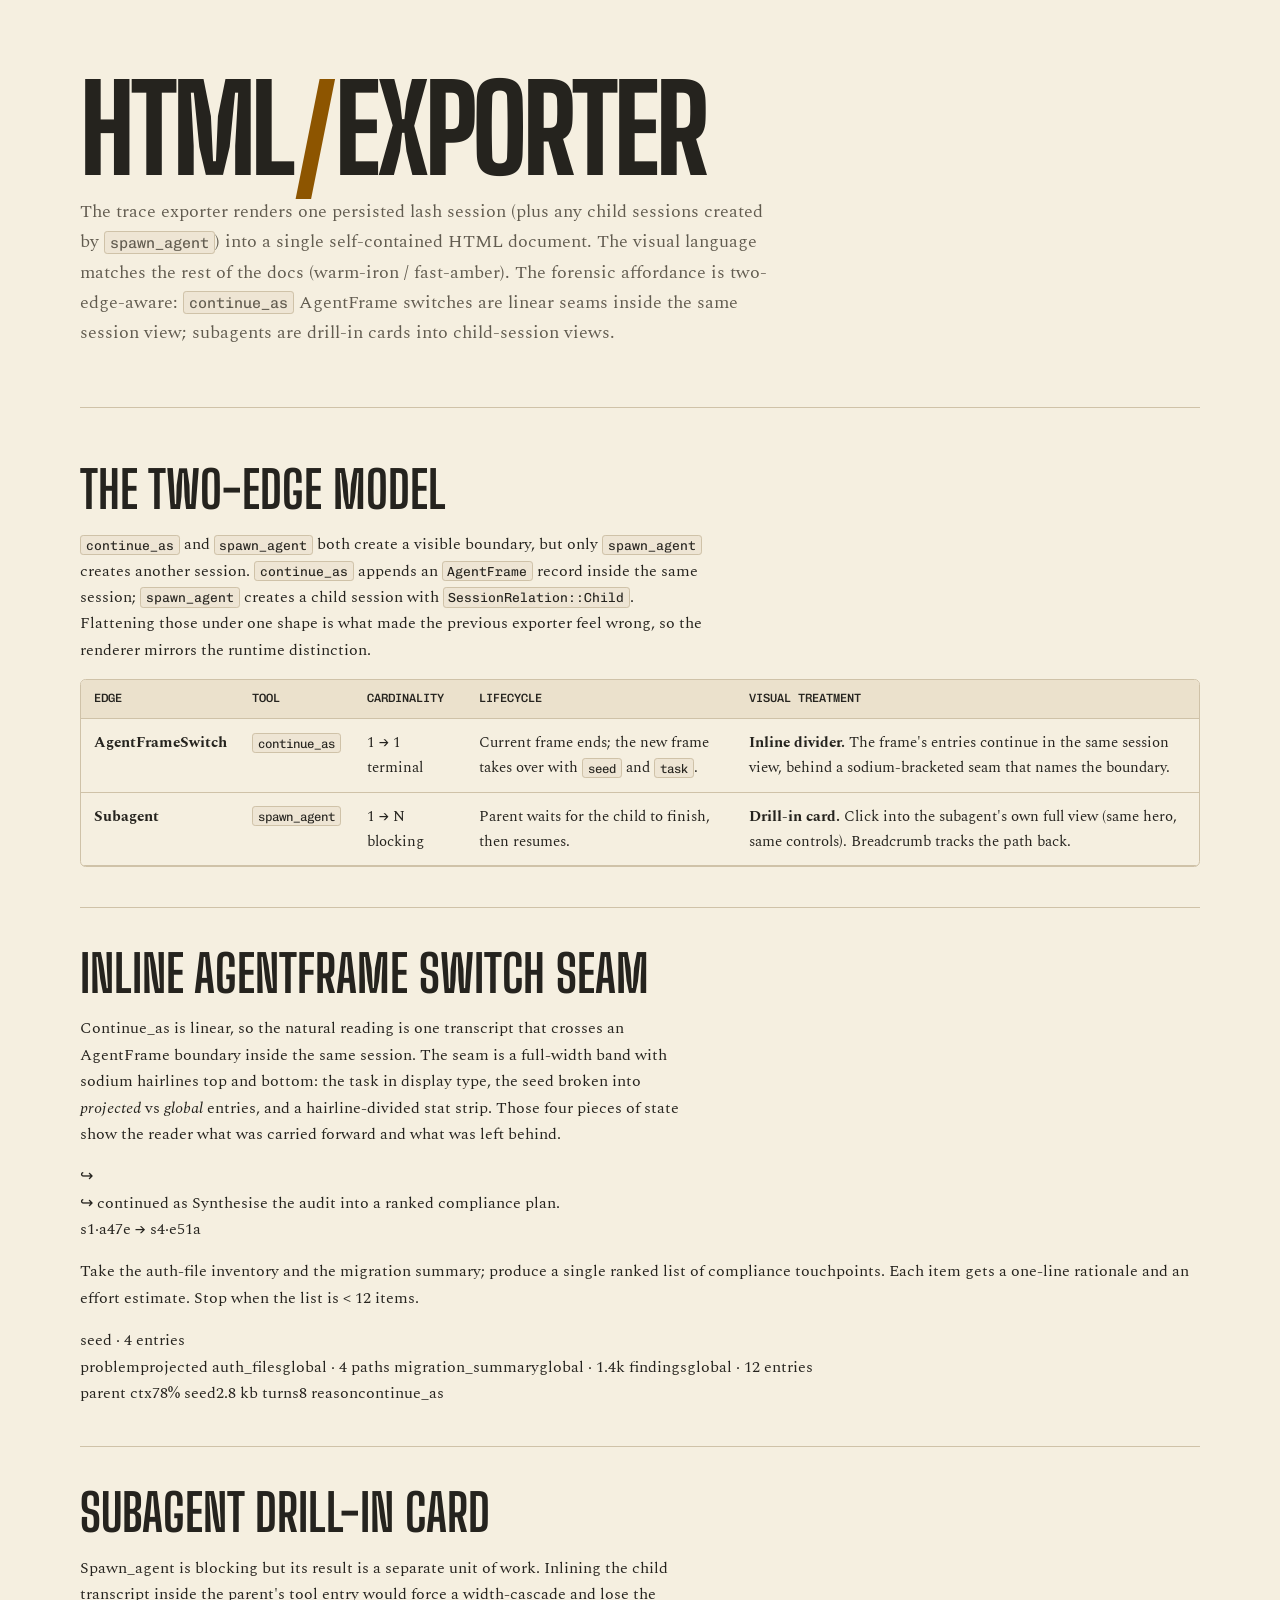
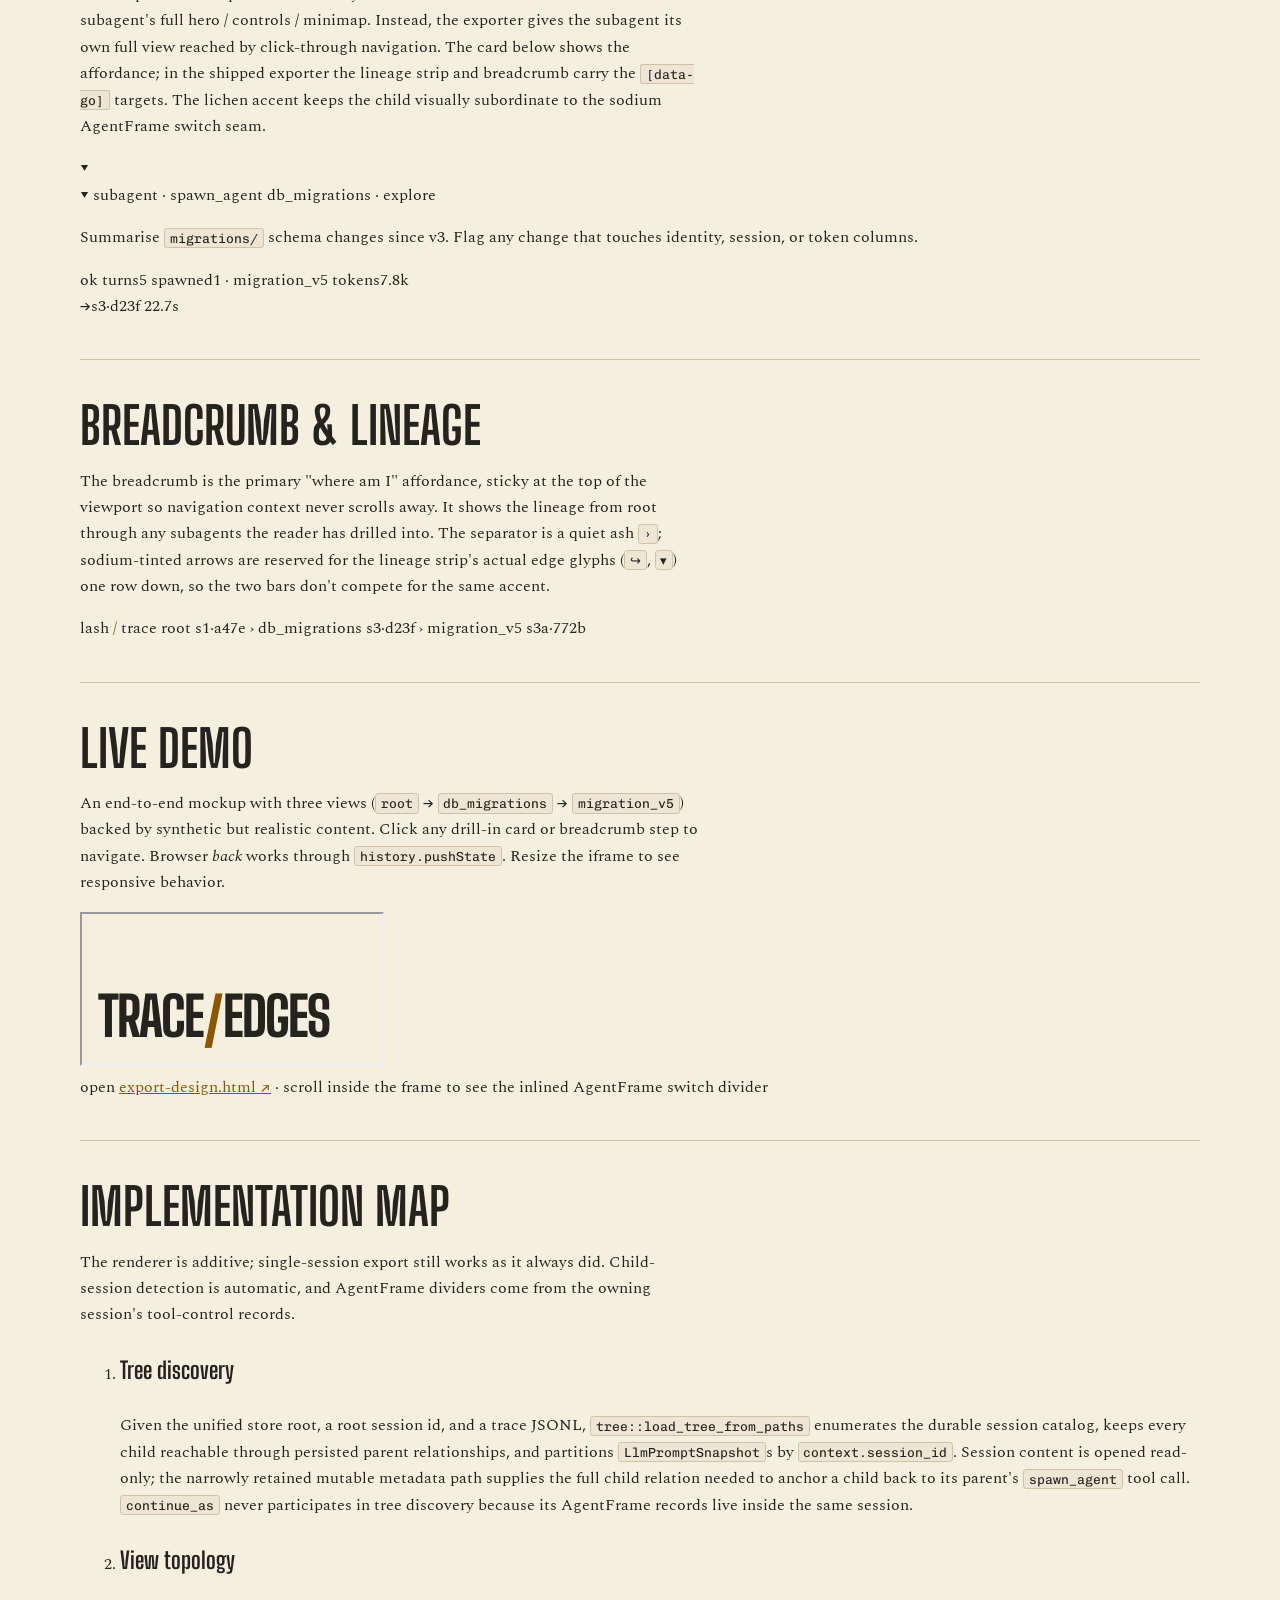
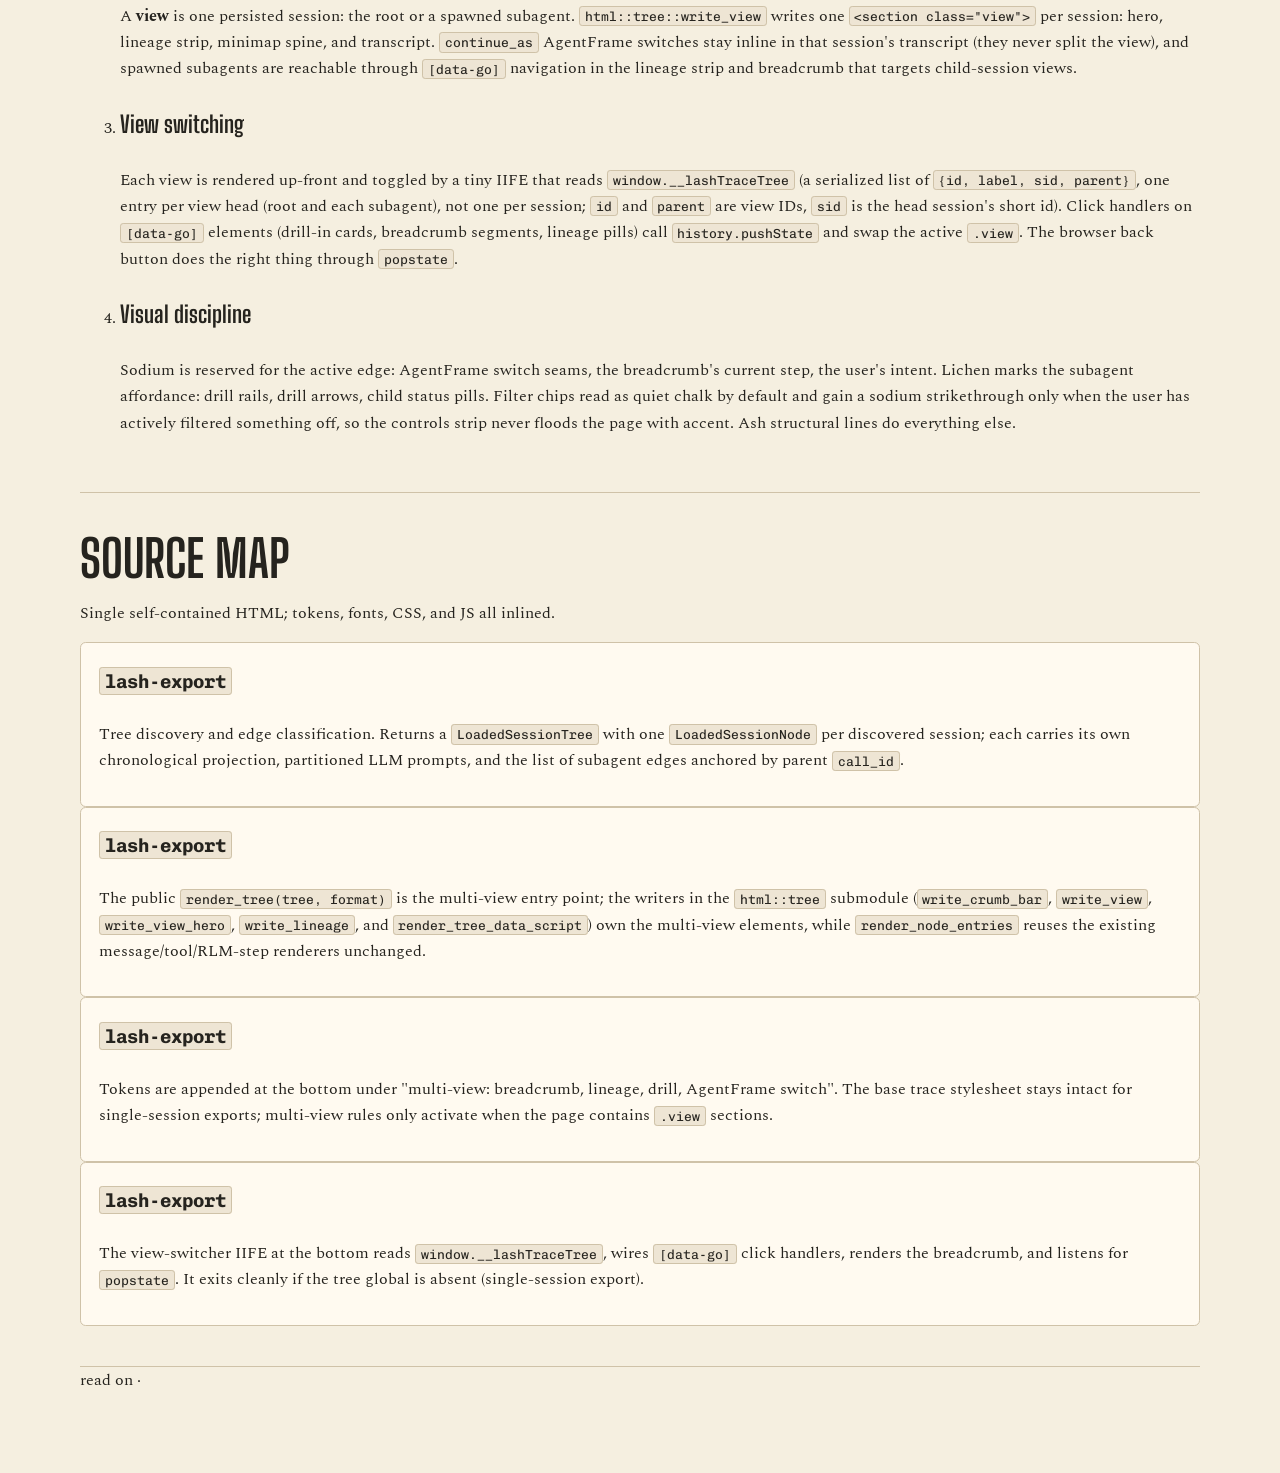
<file: docs/export.html>
<!DOCTYPE html>
<html lang="en">
<head>
<meta charset="UTF-8">
<meta name="viewport" content="width=device-width, initial-scale=1.0">
<meta name="color-scheme" content="dark light">
<style>html,body{background:#141412}@media(prefers-color-scheme:light){html,body{background:#f5efe0}}</style>
<title>lash CLI session exporter</title>
<link rel="preconnect" href="https://fonts.googleapis.com">
<link rel="preconnect" href="https://fonts.gstatic.com" crossorigin>
<link rel="stylesheet" href="https://fonts.googleapis.com/css2?family=Big+Shoulders+Display:wght@500;600;700;800&family=Chivo+Mono:wght@400;500&family=Spectral:wght@400;500;600;ital,400&display=swap">
<link rel="stylesheet" href="./styles.css">
</head>
<body class="docs-page">
  <a class="skip-link" href="#content">skip to content</a>
<section class="opener">
    <h1 class="opener__title">html<span class="slash">/</span>exporter</h1>
    <p class="opener__lede">The trace exporter renders one persisted lash session (plus any child sessions created by <code>spawn_agent</code>) into a single self-contained HTML document. The visual language matches the rest of the docs (warm-iron / fast-amber). The forensic affordance is two-edge-aware: <code>continue_as</code> AgentFrame switches are linear seams inside the same session view; subagents are drill-in cards into child-session views.</p>
  </section>

  <main class="body" id="content">
<div class="section" id="two-edge-model">
          <div class="section-header">
            <h2>The two-edge model</h2>
            <p><code>continue_as</code> and <code>spawn_agent</code> both create a visible boundary, but only <code>spawn_agent</code> creates another session. <code>continue_as</code> appends an <code>AgentFrame</code> record inside the same session; <code>spawn_agent</code> creates a child session with <code>SessionRelation::Child</code>. Flattening those under one shape is what made the previous exporter feel wrong, so the renderer mirrors the runtime distinction.</p>
          </div>
          <div class="table">
            <table>
              <thead>
                <tr>
                  <th>Edge</th>
                  <th>Tool</th>
                  <th>Cardinality</th>
                  <th>Lifecycle</th>
                  <th>Visual treatment</th>
                </tr>
              </thead>
              <tbody>
                <tr>
                  <td><strong>AgentFrameSwitch</strong></td>
                  <td><code>continue_as</code></td>
                  <td>1 → 1 terminal</td>
                  <td>Current frame ends; the new frame takes over with <code>seed</code> and <code>task</code>.</td>
                  <td><strong>Inline divider.</strong> The frame's entries continue in the same session view, behind a sodium-bracketed seam that names the boundary.</td>
                </tr>
                <tr>
                  <td><strong>Subagent</strong></td>
                  <td><code>spawn_agent</code></td>
                  <td>1 → N blocking</td>
                  <td>Parent waits for the child to finish, then resumes.</td>
                  <td><strong>Drill-in card.</strong> Click into the subagent's own full view (same hero, same controls). Breadcrumb tracks the path back.</td>
                </tr>
              </tbody>
            </table>
          </div>
        </div>

        <div class="section" id="inline-agent-frame-switch-seam">
          <div class="section-header">
            <h2>Inline AgentFrame switch seam</h2>
            <p>Continue_as is linear, so the natural reading is one transcript that crosses an AgentFrame boundary inside the same session. The seam is a full-width band with sodium hairlines top and bottom: the task in display type, the seed broken into <em>projected</em> vs <em>global</em> entries, and a hairline-divided stat strip. Those four pieces of state show the reader what was carried forward and what was left behind.</p>
          </div>
          <div class="sample-frame">
            <div class="sample-agent-frame-switch">
              <div class="sample-banner">
                <div class="sample-glyph">↪</div>
                <div class="sample-title">
                  <span class="sample-eyebrow">↪ continued as</span>
                  <span class="sample-summary">Synthesise the audit into a ranked compliance plan.</span>
                </div>
                <div class="sample-route">
                  <span class="id">s1·a47e</span>
                  <span class="arrow">→</span>
                  <span class="id-cur">s4·e51a</span>
                </div>
              </div>
              <div class="sample-body">
                <p class="sample-task">Take the auth-file inventory and the migration summary; produce a single ranked list of compliance touchpoints. Each item gets a one-line rationale and an effort estimate. Stop when the list is &lt; 12 items.</p>
                <div>
                  <span class="sample-seed-label">seed · 4 entries</span>
                  <div class="sample-pills">
                    <span class="sample-pill" data-kind="projected"><span class="name">problem</span><span class="kind">projected</span></span>
                    <span class="sample-pill" data-kind="global"><span class="name">auth_files</span><span class="kind">global · 4 paths</span></span>
                    <span class="sample-pill" data-kind="global"><span class="name">migration_summary</span><span class="kind">global · 1.4k</span></span>
                    <span class="sample-pill" data-kind="global"><span class="name">findings</span><span class="kind">global · 12 entries</span></span>
                  </div>
                </div>
                <div class="sample-stats">
                  <span class="sample-stat"><span class="key">parent ctx</span><span class="val">78%</span></span>
                  <span class="sample-stat"><span class="key">seed</span><span class="val">2.8 kb</span></span>
                  <span class="sample-stat"><span class="key">turns</span><span class="val">8</span></span>
                  <span class="sample-stat"><span class="key">reason</span><span class="val">continue_as</span></span>
                </div>
              </div>
            </div>
          </div>
        </div>

        <div class="section" id="subagent-drill-in-card">
          <div class="section-header">
            <h2>Subagent drill-in card</h2>
            <p>Spawn_agent is blocking but its result is a separate unit of work. Inlining the child transcript inside the parent's tool entry would force a width-cascade and lose the subagent's full hero / controls / minimap. Instead, the exporter gives the subagent its own full view reached by click-through navigation. The card below shows the affordance; in the shipped exporter the lineage strip and breadcrumb carry the <code>[data-go]</code> targets. The lichen accent keeps the child visually subordinate to the sodium AgentFrame switch seam.</p>
          </div>
          <div class="sample-frame">
            <div class="sample-drill">
              <div class="sample-drill-left">
                <div class="sample-drill-rail">▾</div>
                <div class="sample-drill-content">
                  <span class="sample-drill-eyebrow">▾ subagent · spawn_agent</span>
                  <span class="sample-drill-title">db_migrations <span class="cap">· explore</span></span>
                  <p class="sample-drill-task">Summarise <code>migrations/</code> schema changes since v3. Flag any change that touches identity, session, or token columns.</p>
                  <div class="sample-drill-pills">
                    <span class="sample-drill-pill" data-kind="status">ok</span>
                    <span class="sample-drill-pill"><span class="pk">turns</span><span class="pv">5</span></span>
                    <span class="sample-drill-pill"><span class="pk">spawned</span><span class="pv">1 · migration_v5</span></span>
                    <span class="sample-drill-pill"><span class="pk">tokens</span><span class="pv">7.8k</span></span>
                  </div>
                </div>
              </div>
              <div class="sample-drill-right">
                <span class="sample-drill-route"><span class="arrow">→</span>s3·d23f</span>
                <span class="sample-drill-duration">22.7s</span>
              </div>
            </div>
          </div>
        </div>

        <div class="section" id="breadcrumb-and-lineage">
          <div class="section-header">
            <h2>Breadcrumb &amp; lineage</h2>
            <p>The breadcrumb is the primary "where am I" affordance, sticky at the top of the viewport so navigation context never scrolls away. It shows the lineage from root through any subagents the reader has drilled into. The separator is a quiet ash <code>›</code>; sodium-tinted arrows are reserved for the lineage strip's actual edge glyphs (<code>↪</code>, <code>▾</code>) one row down, so the two bars don't compete for the same accent.</p>
          </div>
          <div class="sample-frame">
            <div class="sample-crumb">
              <span class="sample-crumb-eyebrow">lash <span class="slash">/</span> trace</span>
              <span class="sample-crumb-step">root <span class="id">s1·a47e</span></span>
              <span class="sample-crumb-sep">›</span>
              <span class="sample-crumb-step">db_migrations <span class="id">s3·d23f</span></span>
              <span class="sample-crumb-sep">›</span>
              <span class="sample-crumb-step is-current">migration_v5 <span class="id">s3a·772b</span></span>
            </div>
          </div>
        </div>

        <div class="section" id="live-demo">
          <div class="section-header">
            <h2>Live demo</h2>
            <p>An end-to-end mockup with three views (<code>root</code> → <code>db_migrations</code> → <code>migration_v5</code>) backed by synthetic but realistic content. Click any drill-in card or breadcrumb step to navigate. Browser <em>back</em> works through <code>history.pushState</code>. Resize the iframe to see responsive behavior.</p>
          </div>
          <iframe class="demo-frame"
                  src="./export-design.html"
                  title="lash trace exporter — live demo"
                  loading="lazy"></iframe>
          <div class="demo-meta">
            <span>open</span>
            <a href="./export-design.html" target="_blank" rel="noopener">export-design.html ↗</a>
            <span>·</span>
            <span>scroll inside the frame to see the inlined AgentFrame switch divider</span>
          </div>
        </div>

        <div class="section" id="implementation-map">
          <div class="section-header">
            <h2>Implementation map</h2>
            <p>The renderer is additive; single-session export still works as it always did. Child-session detection is automatic, and AgentFrame dividers come from the owning session's tool-control records.</p>
          </div>
          <ol class="principle-list">
            <li>
              <h3>Tree discovery</h3>
              <p>Given the unified store root, a root session id, and a trace JSONL, <code>tree::load_tree_from_paths</code> enumerates the durable session catalog, keeps every child reachable through persisted parent relationships, and partitions <code>LlmPromptSnapshot</code>s by <code>context.session_id</code>. Session content is opened read-only; the narrowly retained mutable metadata path supplies the full child relation needed to anchor a child back to its parent's <code>spawn_agent</code> tool call. <code>continue_as</code> never participates in tree discovery because its AgentFrame records live inside the same session.</p>
            </li>
            <li>
              <h3>View topology</h3>
              <p>A <strong>view</strong> is one persisted session: the root or a spawned subagent. <code>html::tree::write_view</code> writes one <code>&lt;section class="view"&gt;</code> per session: hero, lineage strip, minimap spine, and transcript. <code>continue_as</code> AgentFrame switches stay inline in that session's transcript (they never split the view), and spawned subagents are reachable through <code>[data-go]</code> navigation in the lineage strip and breadcrumb that targets child-session views.</p>
            </li>
            <li>
              <h3>View switching</h3>
              <p>Each view is rendered up-front and toggled by a tiny IIFE that reads <code>window.__lashTraceTree</code> (a serialized list of <code>{id, label, sid, parent}</code>, one entry per view head (root and each subagent), not one per session; <code>id</code> and <code>parent</code> are view IDs, <code>sid</code> is the head session's short id). Click handlers on <code>[data-go]</code> elements (drill-in cards, breadcrumb segments, lineage pills) call <code>history.pushState</code> and swap the active <code>.view</code>. The browser back button does the right thing through <code>popstate</code>.</p>
            </li>
            <li>
              <h3>Visual discipline</h3>
              <p>Sodium is reserved for the active edge: AgentFrame switch seams, the breadcrumb's current step, the user's intent. Lichen marks the subagent affordance: drill rails, drill arrows, child status pills. Filter chips read as quiet chalk by default and gain a sodium strikethrough only when the user has actively filtered something off, so the controls strip never floods the page with accent. Ash structural lines do everything else.</p>
            </li>
          </ol>
        </div>

        <div class="section" id="source-map">
          <div class="section-header">
            <h2>Source map</h2>
            <p>Single self-contained HTML; tokens, fonts, CSS, and JS all inlined.</p>
          </div>
          <div class="module-grid">
            <article class="panel"><h3><code>lash-export</code></h3><p>Tree discovery and edge classification. Returns a <code>LoadedSessionTree</code> with one <code>LoadedSessionNode</code> per discovered session; each carries its own chronological projection, partitioned LLM prompts, and the list of subagent edges anchored by parent <code>call_id</code>.</p></article>
            <article class="panel"><h3><code>lash-export</code></h3><p>The public <code>render_tree(tree, format)</code> is the multi-view entry point; the writers in the <code>html::tree</code> submodule (<code>write_crumb_bar</code>, <code>write_view</code>, <code>write_view_hero</code>, <code>write_lineage</code>, and <code>render_tree_data_script</code>) own the multi-view elements, while <code>render_node_entries</code> reuses the existing message/tool/RLM-step renderers unchanged.</p></article>
            <article class="panel"><h3><code>lash-export</code></h3><p>Tokens are appended at the bottom under "multi-view: breadcrumb, lineage, drill, AgentFrame switch". The base trace stylesheet stays intact for single-session exports; multi-view rules only activate when the page contains <code>.view</code> sections.</p></article>
            <article class="panel"><h3><code>lash-export</code></h3><p>The view-switcher IIFE at the bottom reads <code>window.__lashTraceTree</code>, wires <code>[data-go]</code> click handlers, renders the breadcrumb, and listens for <code>popstate</code>. It exits cleanly if the tree global is absent (single-session export).</p></article>
          </div>
        </div>

        <section class="pager" aria-label="chapter navigation">
          <div class="pager__rail">read on &middot;</div>
          <div class="pager__main">
  </div>
        </section>
  </main>
</body>
</html>
</file>
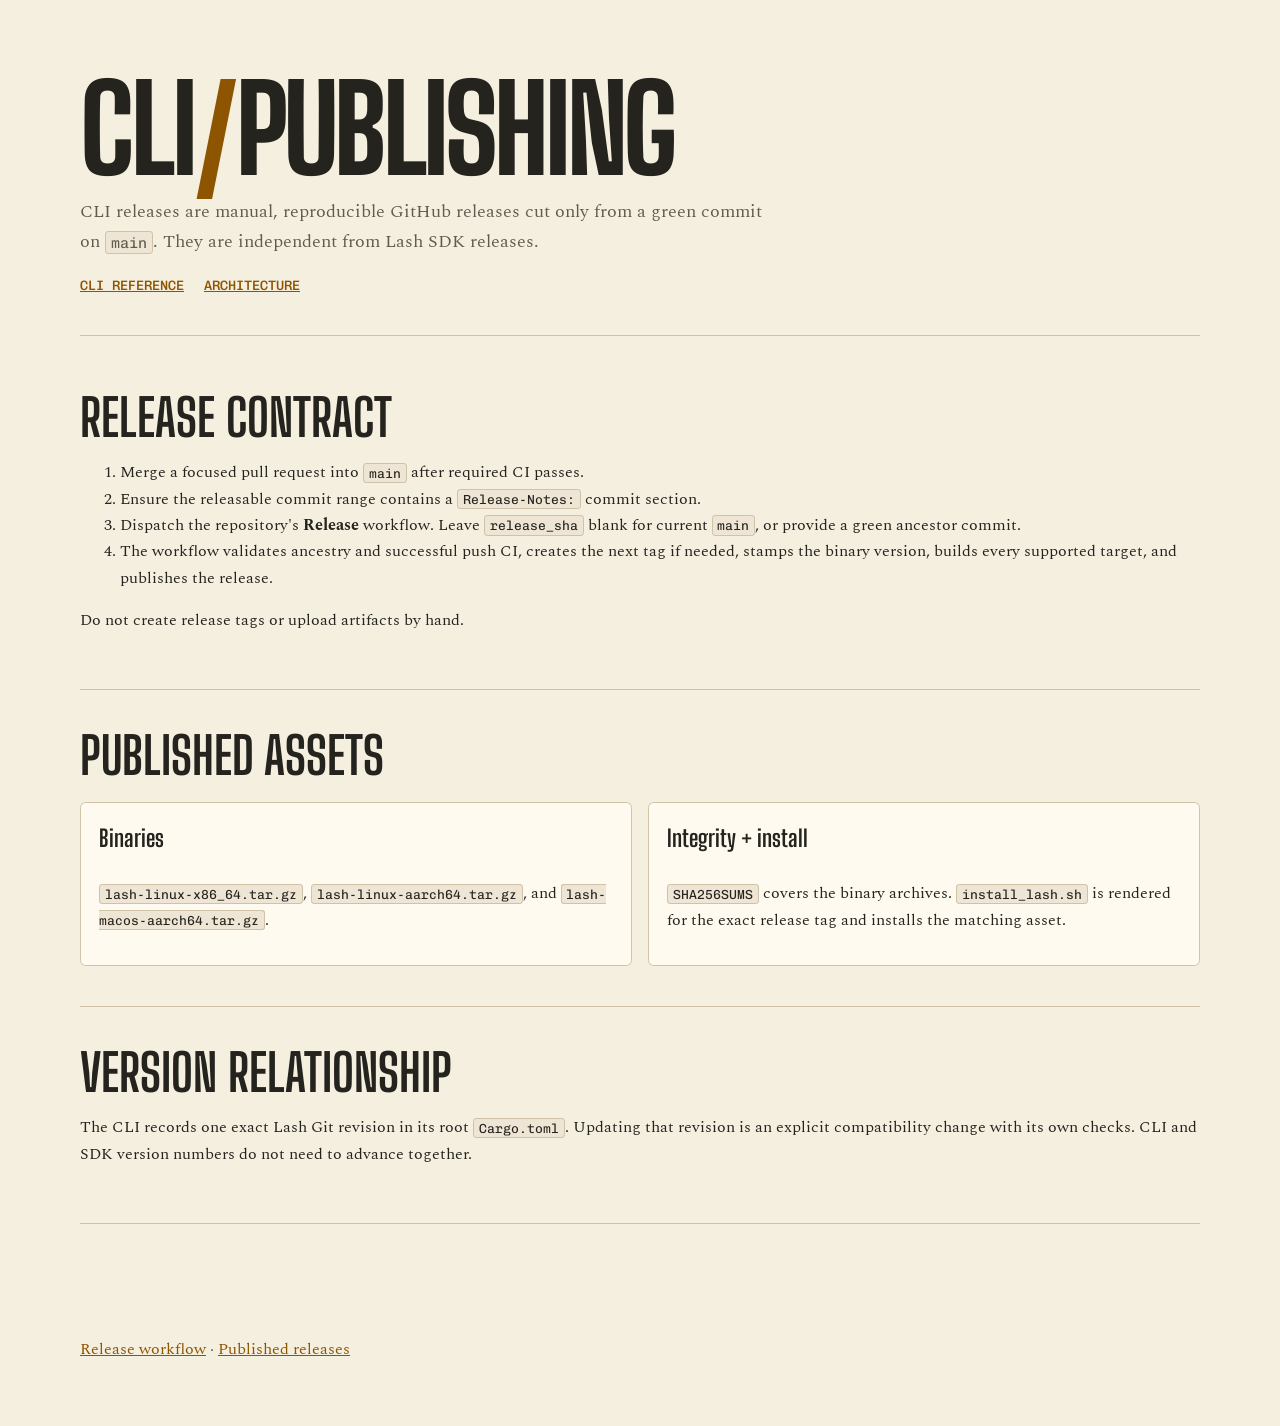
<file: docs/publishing.html>
<!DOCTYPE html>
<html lang="en">
<head>
<meta charset="UTF-8">
<meta name="viewport" content="width=device-width, initial-scale=1.0">
<meta name="color-scheme" content="dark light">
<title>publishing lash CLI</title>
<link rel="preconnect" href="https://fonts.googleapis.com">
<link rel="preconnect" href="https://fonts.gstatic.com" crossorigin>
<link rel="stylesheet" href="https://fonts.googleapis.com/css2?family=Big+Shoulders+Display:wght@500;600;700;800&family=Chivo+Mono:wght@400;500&family=Spectral:wght@400;500;600;ital,400&display=swap">
<link rel="stylesheet" href="./styles.css">
</head>
<body class="docs-page">
  <a class="skip-link" href="#content">skip to content</a>
  <section class="opener">
    <h1 class="opener__title">cli<span class="slash">/</span>publishing</h1>
    <p class="opener__lede">CLI releases are manual, reproducible GitHub releases cut only from a green commit on <code>main</code>. They are independent from Lash SDK releases.</p>
    <nav class="doc-links" aria-label="CLI documentation"><a href="./">CLI reference</a><a href="./architecture.html">Architecture</a></nav>
  </section>
  <main class="body" id="content">
    <section class="section">
      <div class="section-header"><h2>Release contract</h2></div>
      <ol>
        <li>Merge a focused pull request into <code>main</code> after required CI passes.</li>
        <li>Ensure the releasable commit range contains a <code>Release-Notes:</code> commit section.</li>
        <li>Dispatch the repository's <strong>Release</strong> workflow. Leave <code>release_sha</code> blank for current <code>main</code>, or provide a green ancestor commit.</li>
        <li>The workflow validates ancestry and successful push CI, creates the next tag if needed, stamps the binary version, builds every supported target, and publishes the release.</li>
      </ol>
      <p>Do not create release tags or upload artifacts by hand.</p>
    </section>
    <section class="section">
      <div class="section-header"><h2>Published assets</h2></div>
      <div class="two-col">
        <article class="panel"><h3>Binaries</h3><p><code>lash-linux-x86_64.tar.gz</code>, <code>lash-linux-aarch64.tar.gz</code>, and <code>lash-macos-aarch64.tar.gz</code>.</p></article>
        <article class="panel"><h3>Integrity + install</h3><p><code>SHA256SUMS</code> covers the binary archives. <code>install_lash.sh</code> is rendered for the exact release tag and installs the matching asset.</p></article>
      </div>
    </section>
    <section class="section">
      <div class="section-header"><h2>Version relationship</h2></div>
      <p>The CLI records one exact Lash Git revision in its root <code>Cargo.toml</code>. Updating that revision is an explicit compatibility change with its own checks. CLI and SDK version numbers do not need to advance together.</p>
    </section>
  </main>
  <footer><a href="https://github.com/SamGalanakis/lash-cli/actions/workflows/release.yml">Release workflow</a> · <a href="https://github.com/SamGalanakis/lash-cli/releases">Published releases</a></footer>
</body>
</html>
</file>
<file: docs/styles.css>
:root {
  color-scheme: dark light;
  --bg: #141412;
  --panel: #1e1e1a;
  --panel-2: #27271f;
  --text: #f3ead8;
  --muted: #b7ad99;
  --line: #474333;
  --accent: #e9b44c;
  --code: #0d0d0c;
  --bg-elev: var(--panel);
  --bg-faint: var(--panel-2);
  --ink: var(--text);
  --ink-mid: var(--muted);
  --ink-dim: var(--muted);
  --ink-faint: var(--muted);
  --rule: var(--line);
  --rule-strong: var(--line);
  --font-display: "Big Shoulders Display", sans-serif;
  --font-body: Spectral, Georgia, serif;
  --font-mono: "Chivo Mono", monospace;
  --page-max: 1120px;
  font-family: Spectral, Georgia, serif;
}

* { box-sizing: border-box; }
html { scroll-behavior: smooth; }
body { margin: 0; background: var(--bg); color: var(--text); line-height: 1.65; }
a { color: var(--accent); }
.skip-link { position: absolute; left: -9999px; }
.skip-link:focus { left: 1rem; top: 1rem; z-index: 2; }
.opener, .body, footer { width: min(1120px, calc(100% - 2rem)); margin-inline: auto; }
.opener { padding: 5rem 0 2.5rem; border-bottom: 1px solid var(--line); }
.opener__title { margin: 0; font: 800 clamp(3.4rem, 10vw, 7.5rem)/.82 "Big Shoulders Display", sans-serif; letter-spacing: -.035em; text-transform: uppercase; }
.slash { color: var(--accent); }
.opener__lede { max-width: 78ch; color: var(--muted); font-size: 1.15rem; }
.doc-links { display: flex; flex-wrap: wrap; gap: .75rem 1.25rem; font: 500 .85rem/1.4 "Chivo Mono", monospace; text-transform: uppercase; }
.body { padding: 1rem 0 5rem; }
.section { padding: 2.5rem 0; border-bottom: 1px solid var(--line); }
.section-header { max-width: 78ch; }
h2 { margin: 0 0 .5rem; font: 700 clamp(2rem, 5vw, 3.2rem)/1 "Big Shoulders Display", sans-serif; text-transform: uppercase; }
h3 { font-family: "Big Shoulders Display", sans-serif; font-size: 1.45rem; }
.two-col, .def-list-grid { display: grid; grid-template-columns: repeat(auto-fit, minmax(min(100%, 300px), 1fr)); gap: 1rem; margin-top: 1.25rem; }
.panel { padding: 1rem 1.15rem; background: var(--panel); border: 1px solid var(--line); border-radius: .35rem; }
.panel h3:first-child { margin-top: 0; }
.table { overflow-x: auto; border: 1px solid var(--line); border-radius: .35rem; }
table { width: 100%; border-collapse: collapse; font-size: .95rem; }
th, td { padding: .7rem .8rem; border-bottom: 1px solid var(--line); text-align: left; vertical-align: top; }
th { background: var(--panel-2); font: 500 .75rem/1.3 "Chivo Mono", monospace; text-transform: uppercase; }
code, kbd, pre { font-family: "Chivo Mono", ui-monospace, monospace; }
code, kbd { padding: .1rem .3rem; background: var(--code); border: 1px solid var(--line); border-radius: .2rem; font-size: .82em; }
pre { overflow-x: auto; padding: 1rem; background: var(--code); border: 1px solid var(--line); border-radius: .35rem; }
pre code { padding: 0; border: 0; background: none; }
.def-list dt { margin-top: .75rem; font-weight: 600; }
.def-list dd { margin-left: 0; color: var(--muted); }
.micro-label { font: 500 .72rem/1.3 "Chivo Mono", monospace; color: var(--muted); text-transform: uppercase; }
footer { padding: 2rem 0 4rem; color: var(--muted); }

@media (prefers-color-scheme: light) {
  :root { --bg: #f5efe0; --panel: #fffaf0; --panel-2: #ebe1cc; --text: #25231e; --muted: #615b4f; --line: #cfc2a8; --accent: #8d5500; --code: #eee5d4; }
}
</file>
